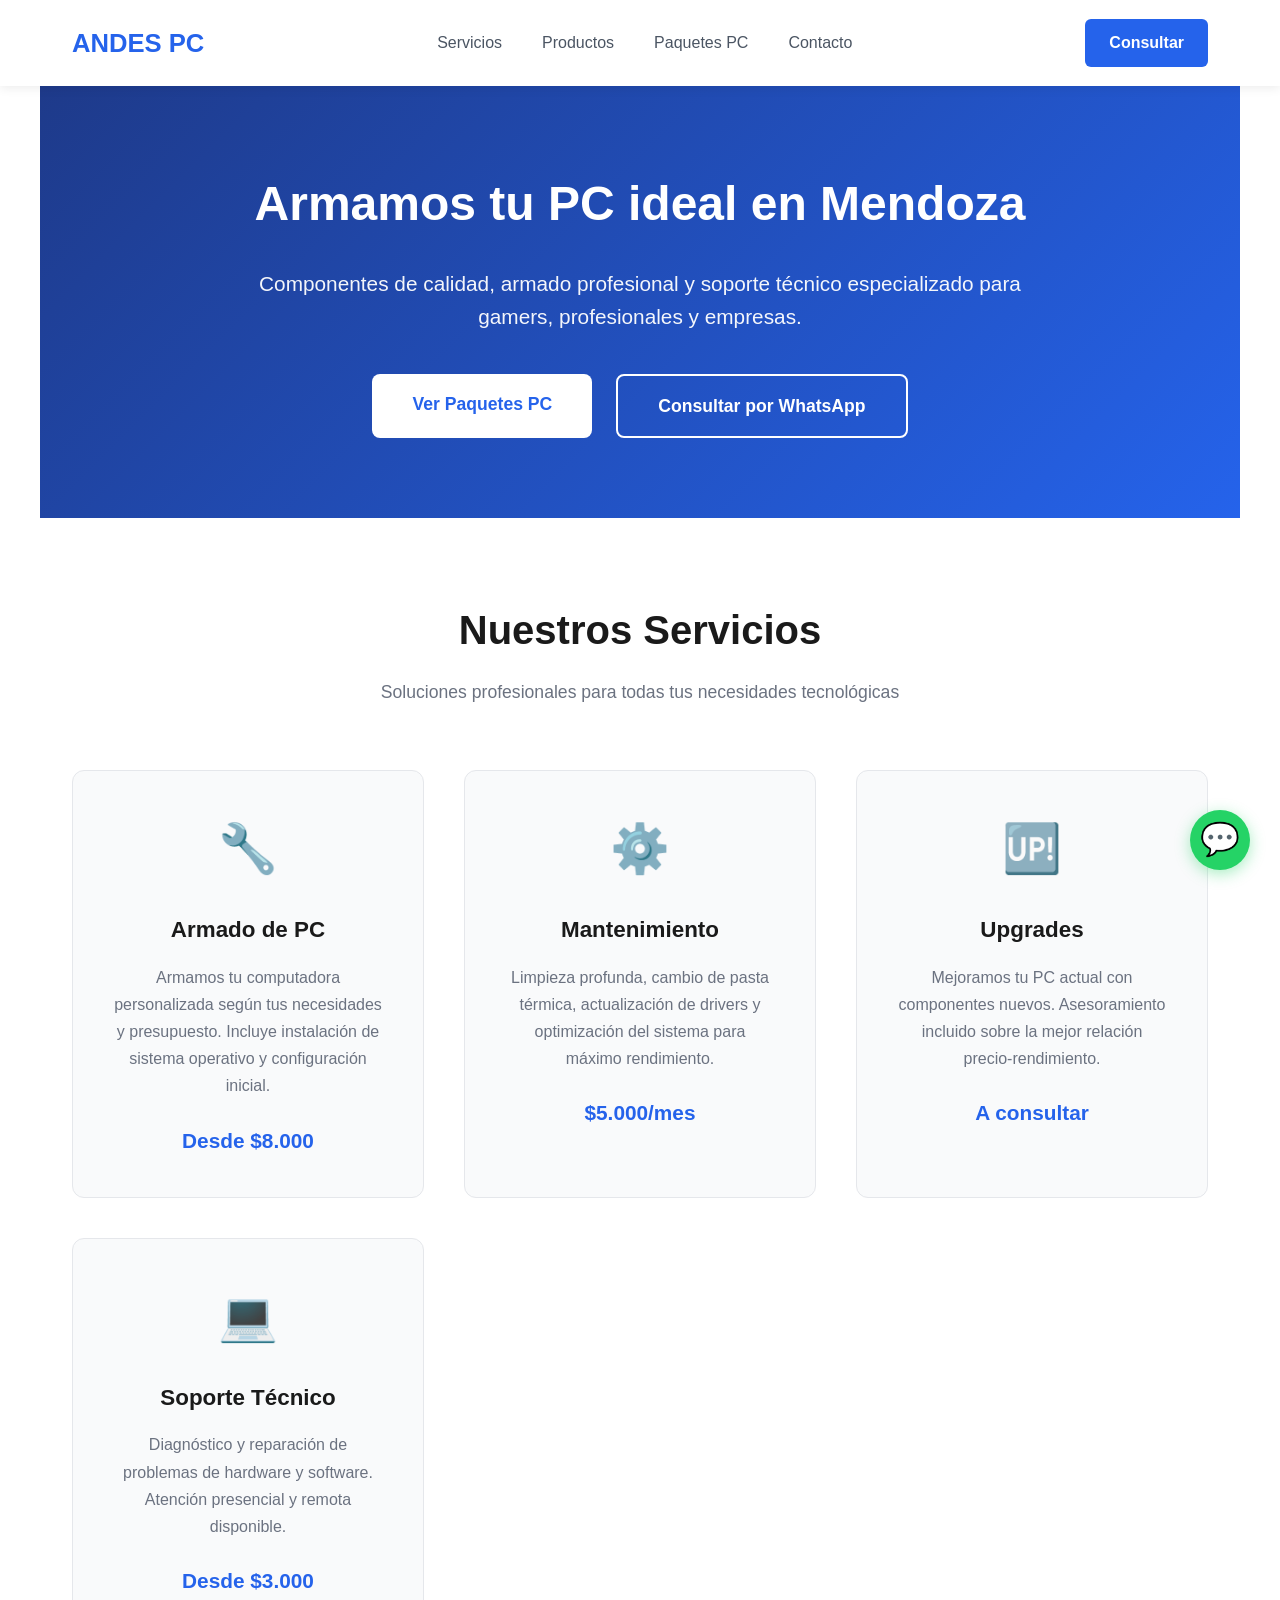
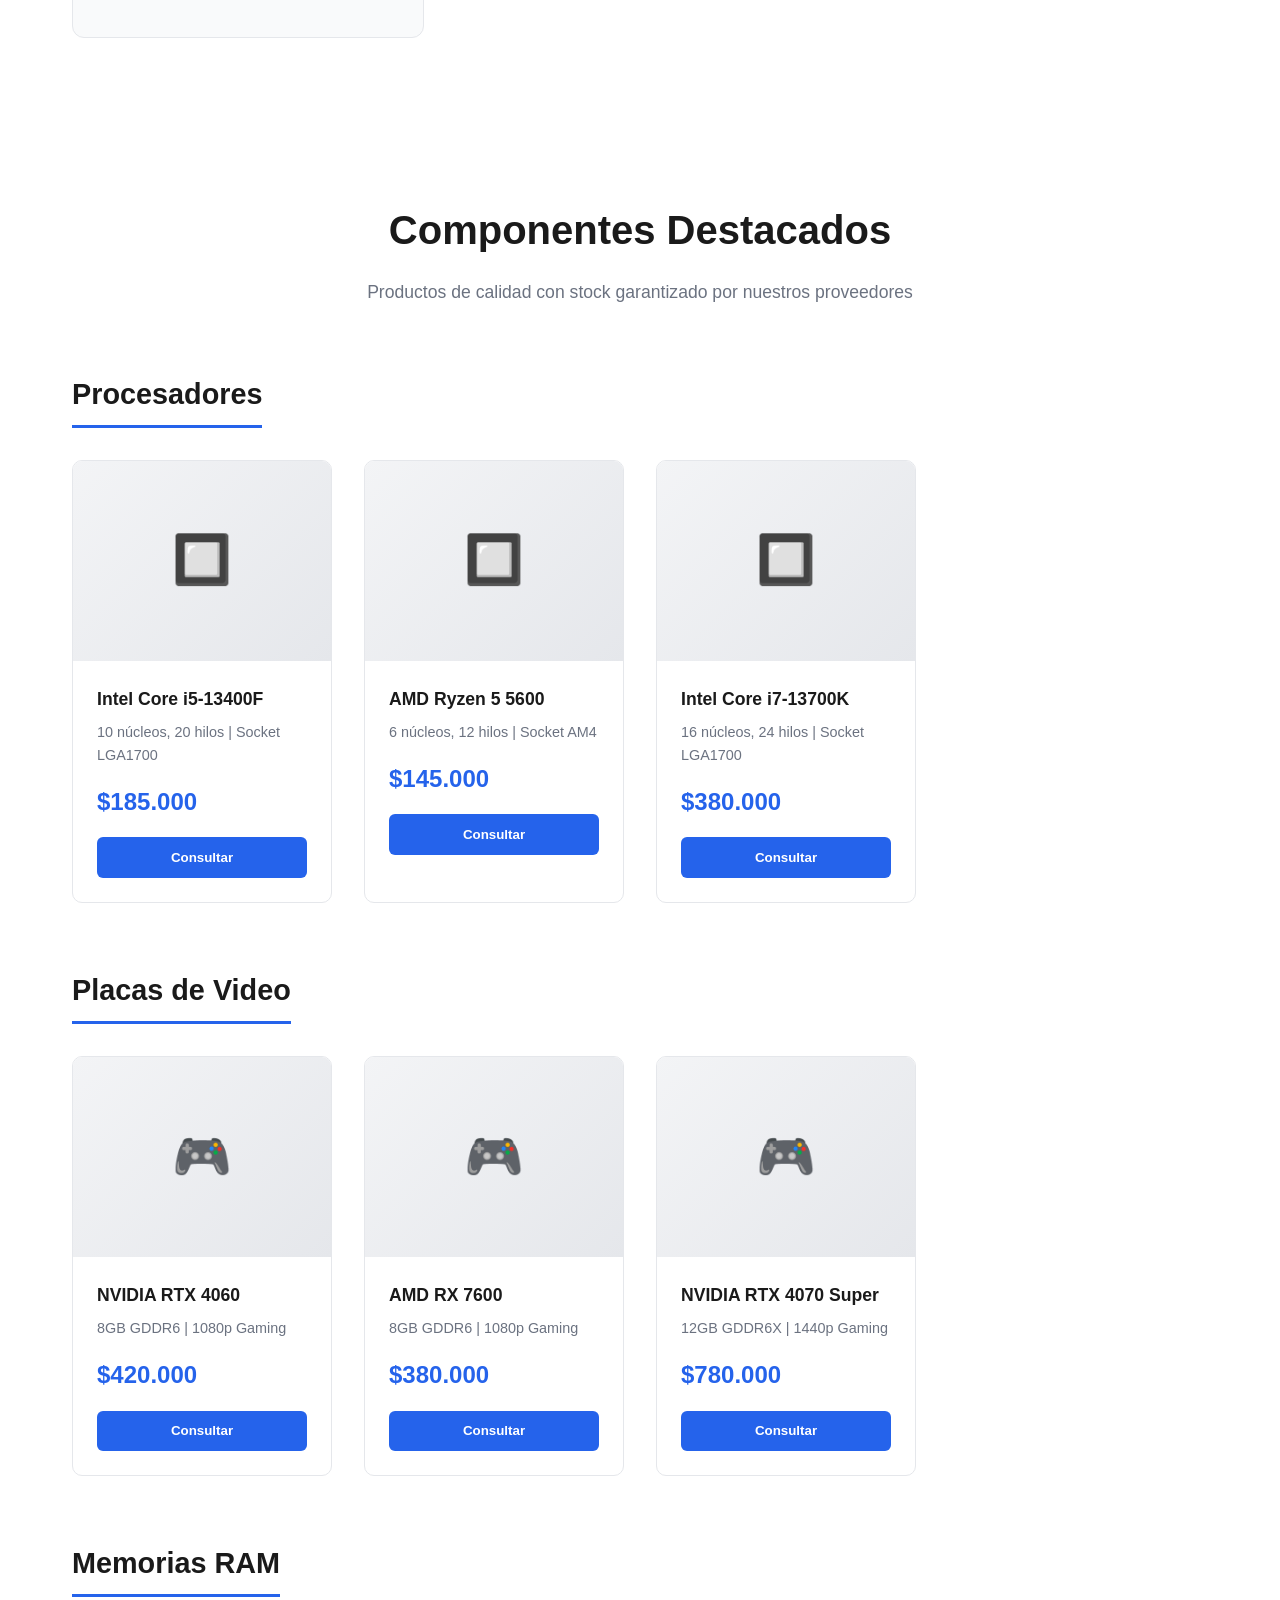
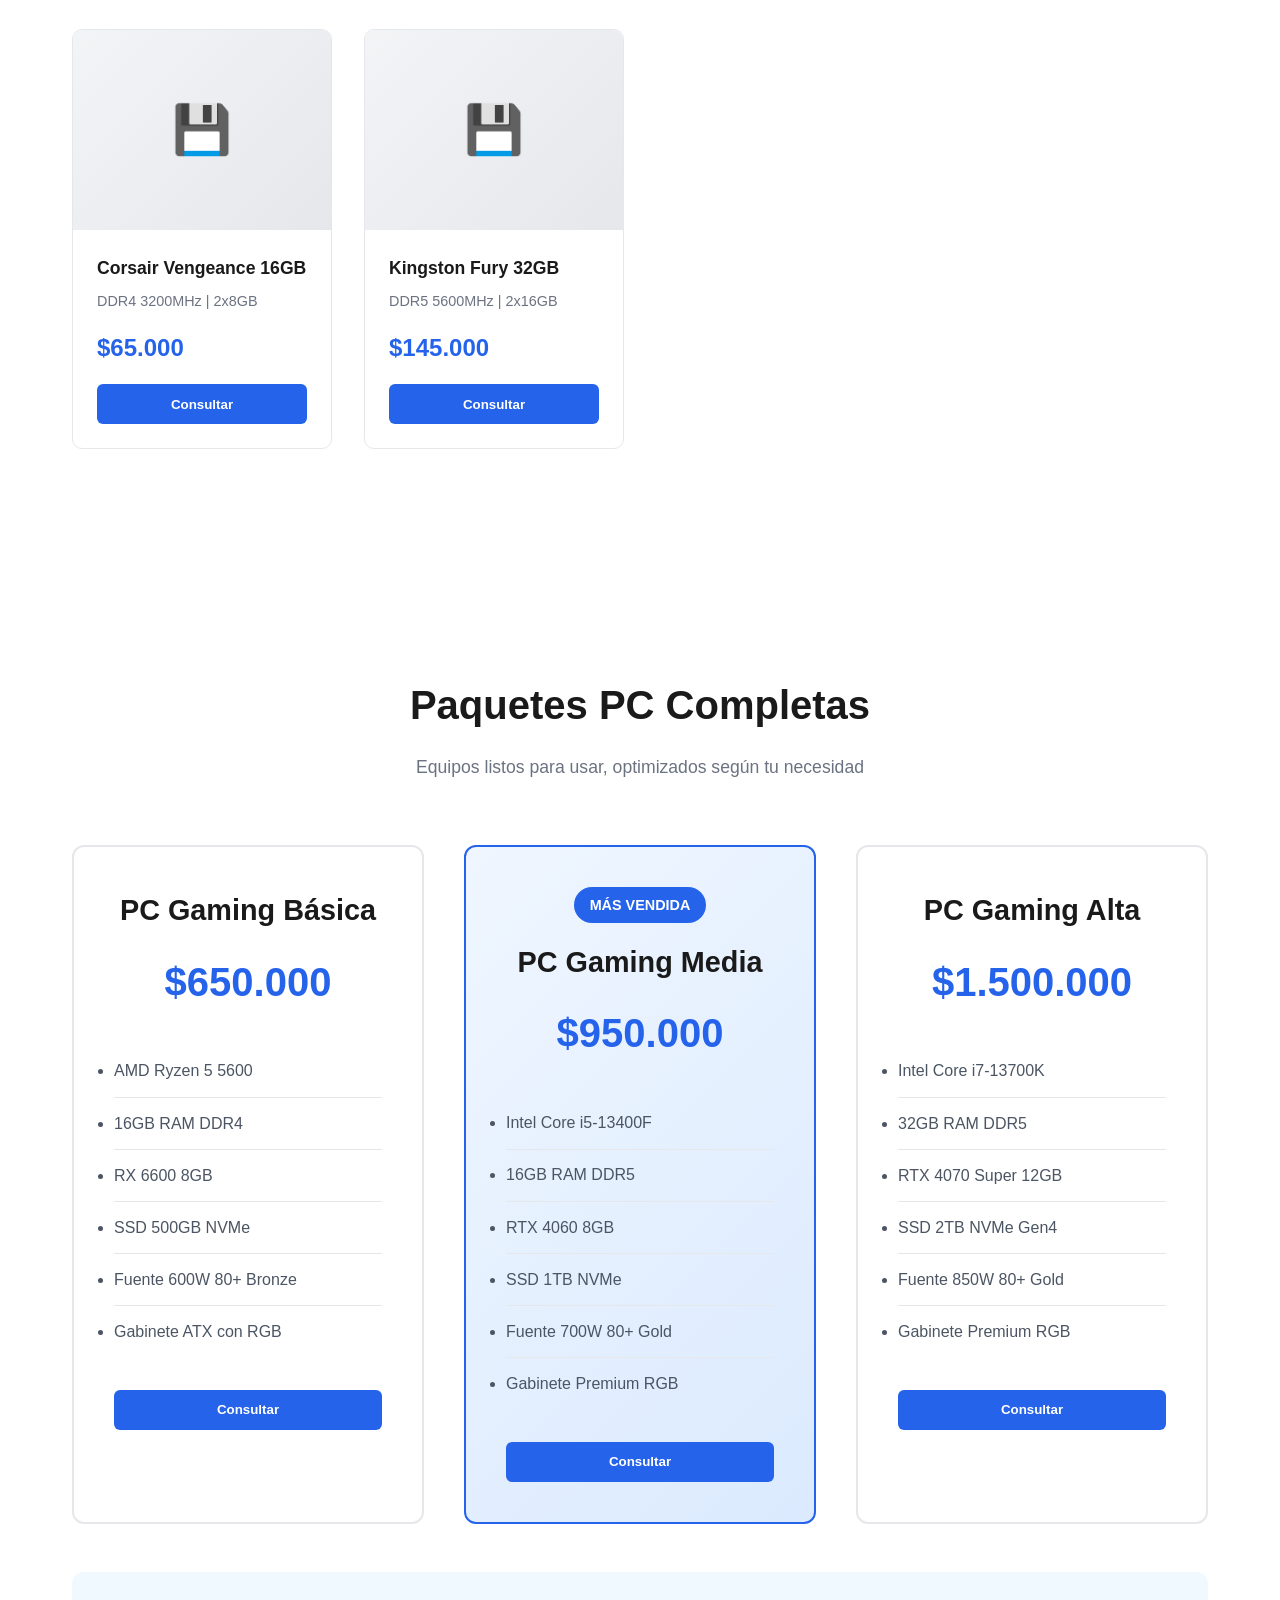
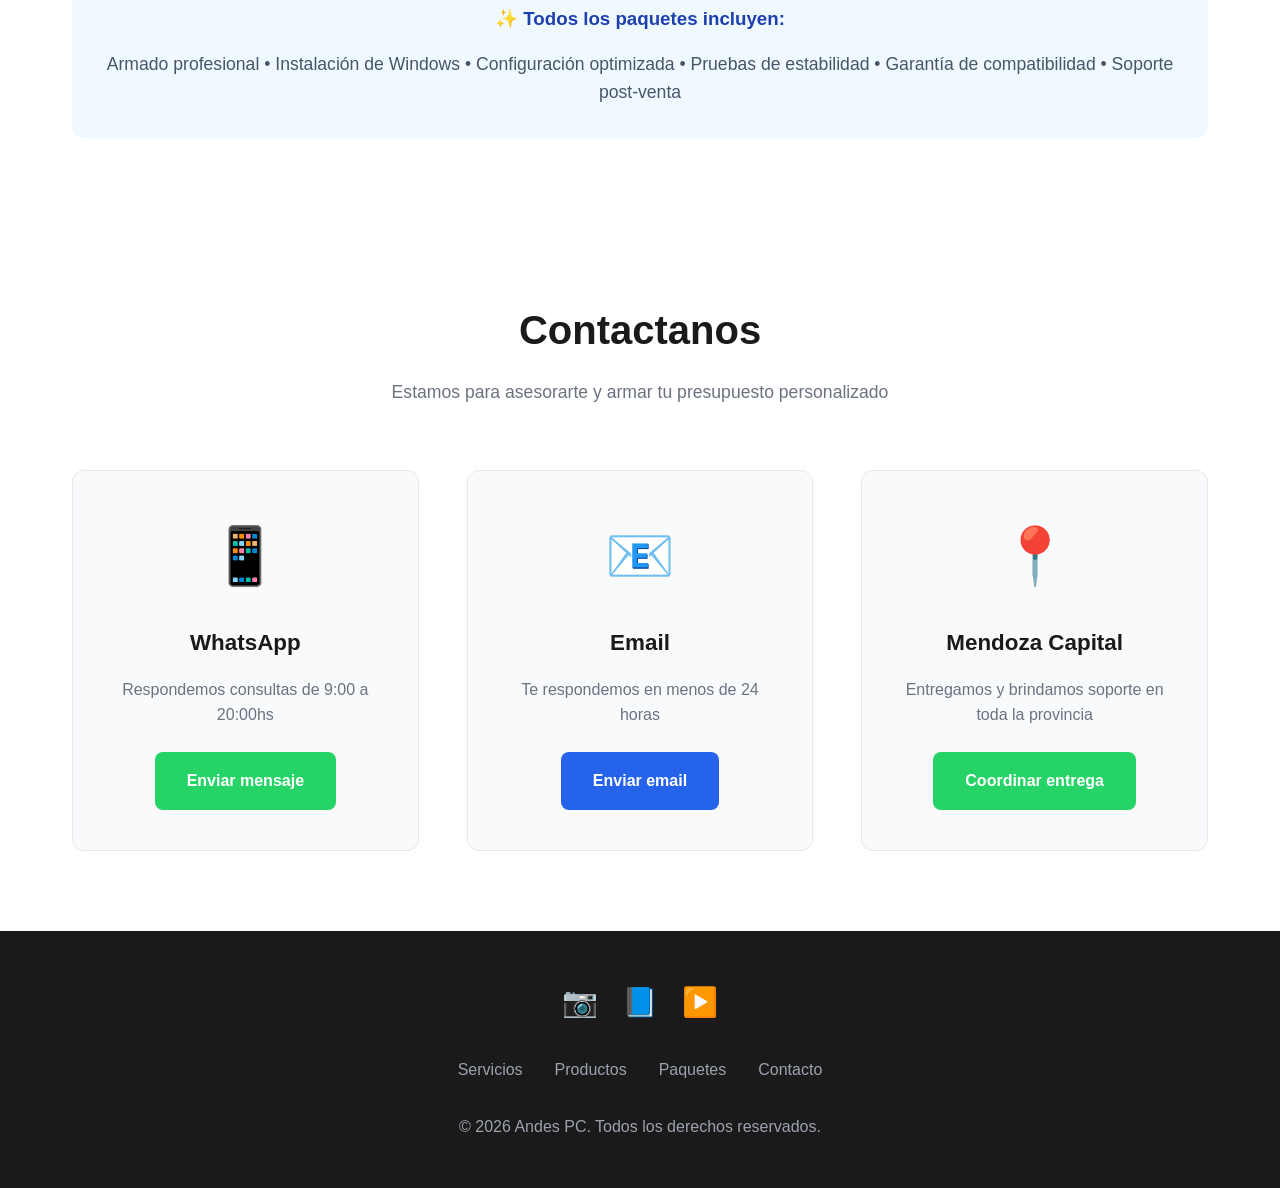
<file: index.html>
<!DOCTYPE html>
<html lang="es">
<head>
    <meta charset="UTF-8">
    <meta name="viewport" content="width=device-width, initial-scale=1.0">
    <title>Andes PC | Componentes y Armado de PC en Mendoza</title>
    <link rel="stylesheet" href="styles.css">
</head>
<body>
    <!-- Header -->
    <header>
        <nav>
            <a href="#" class="logo">ANDES PC</a>
            <ul class="nav-links">
                <li><a href="#servicios">Servicios</a></li>
                <li><a href="#productos">Productos</a></li>
                <li><a href="#paquetes">Paquetes PC</a></li>
                <li><a href="#contacto">Contacto</a></li>
            </ul>
            <a href="https://wa.me/5492615551234" class="cta-button">Consultar</a>
        </nav>
    </header>

    <!-- Hero -->
    <section class="hero">
        <div class="hero-content">
            <h1>Armamos tu PC ideal en Mendoza</h1>
            <p>Componentes de calidad, armado profesional y soporte técnico especializado para gamers, profesionales y empresas.</p>
            <div class="hero-buttons">
                <a href="#paquetes" class="btn-primary">Ver Paquetes PC</a>
                <a href="https://wa.me/5492615551234" class="btn-secondary">Consultar por WhatsApp</a>
            </div>
        </div>
    </section>

    <!-- Services -->
    <section id="servicios">
        <h2 class="section-title">Nuestros Servicios</h2>
        <p class="section-subtitle">Soluciones profesionales para todas tus necesidades tecnológicas</p>
        
        <div class="services-grid">
            <div class="service-card">
                <div class="service-icon">🔧</div>
                <h3>Armado de PC</h3>
                <p>Armamos tu computadora personalizada según tus necesidades y presupuesto. Incluye instalación de sistema operativo y configuración inicial.</p>
                <div class="service-price">Desde $8.000</div>
            </div>
            
            <div class="service-card">
                <div class="service-icon">⚙️</div>
                <h3>Mantenimiento</h3>
                <p>Limpieza profunda, cambio de pasta térmica, actualización de drivers y optimización del sistema para máximo rendimiento.</p>
                <div class="service-price">$5.000/mes</div>
            </div>
            
            <div class="service-card">
                <div class="service-icon">🆙</div>
                <h3>Upgrades</h3>
                <p>Mejoramos tu PC actual con componentes nuevos. Asesoramiento incluido sobre la mejor relación precio-rendimiento.</p>
                <div class="service-price">A consultar</div>
            </div>
            
            <div class="service-card">
                <div class="service-icon">💻</div>
                <h3>Soporte Técnico</h3>
                <p>Diagnóstico y reparación de problemas de hardware y software. Atención presencial y remota disponible.</p>
                <div class="service-price">Desde $3.000</div>
            </div>
        </div>
    </section>

    <!-- Featured Products -->
    <section id="productos">
        <h2 class="section-title">Componentes Destacados</h2>
        <p class="section-subtitle">Productos de calidad con stock garantizado por nuestros proveedores</p>
        
        <div class="products-category">
            <h3 class="category-title">Procesadores</h3>
            <div class="products-grid">
                <div class="product-card">
                    <div class="product-image">🔲</div>
                    <div class="product-info">
                        <div class="product-name">Intel Core i5-13400F</div>
                        <div class="product-specs">10 núcleos, 20 hilos | Socket LGA1700</div>
                        <div class="product-price">$185.000</div>
                        <button class="product-contact" onclick="contactWhatsApp('Intel Core i5-13400F')">Consultar</button>
                    </div>
                </div>
                
                <div class="product-card">
                    <div class="product-image">🔲</div>
                    <div class="product-info">
                        <div class="product-name">AMD Ryzen 5 5600</div>
                        <div class="product-specs">6 núcleos, 12 hilos | Socket AM4</div>
                        <div class="product-price">$145.000</div>
                        <button class="product-contact" onclick="contactWhatsApp('AMD Ryzen 5 5600')">Consultar</button>
                    </div>
                </div>
                
                <div class="product-card">
                    <div class="product-image">🔲</div>
                    <div class="product-info">
                        <div class="product-name">Intel Core i7-13700K</div>
                        <div class="product-specs">16 núcleos, 24 hilos | Socket LGA1700</div>
                        <div class="product-price">$380.000</div>
                        <button class="product-contact" onclick="contactWhatsApp('Intel Core i7-13700K')">Consultar</button>
                    </div>
                </div>
            </div>
        </div>
        
        <div class="products-category">
            <h3 class="category-title">Placas de Video</h3>
            <div class="products-grid">
                <div class="product-card">
                    <div class="product-image">🎮</div>
                    <div class="product-info">
                        <div class="product-name">NVIDIA RTX 4060</div>
                        <div class="product-specs">8GB GDDR6 | 1080p Gaming</div>
                        <div class="product-price">$420.000</div>
                        <button class="product-contact" onclick="contactWhatsApp('NVIDIA RTX 4060')">Consultar</button>
                    </div>
                </div>
                
                <div class="product-card">
                    <div class="product-image">🎮</div>
                    <div class="product-info">
                        <div class="product-name">AMD RX 7600</div>
                        <div class="product-specs">8GB GDDR6 | 1080p Gaming</div>
                        <div class="product-price">$380.000</div>
                        <button class="product-contact" onclick="contactWhatsApp('AMD RX 7600')">Consultar</button>
                    </div>
                </div>
                
                <div class="product-card">
                    <div class="product-image">🎮</div>
                    <div class="product-info">
                        <div class="product-name">NVIDIA RTX 4070 Super</div>
                        <div class="product-specs">12GB GDDR6X | 1440p Gaming</div>
                        <div class="product-price">$780.000</div>
                        <button class="product-contact" onclick="contactWhatsApp('NVIDIA RTX 4070 Super')">Consultar</button>
                    </div>
                </div>
            </div>
        </div>
        
        <div class="products-category">
            <h3 class="category-title">Memorias RAM</h3>
            <div class="products-grid">
                <div class="product-card">
                    <div class="product-image">💾</div>
                    <div class="product-info">
                        <div class="product-name">Corsair Vengeance 16GB</div>
                        <div class="product-specs">DDR4 3200MHz | 2x8GB</div>
                        <div class="product-price">$65.000</div>
                        <button class="product-contact" onclick="contactWhatsApp('Corsair Vengeance 16GB')">Consultar</button>
                    </div>
                </div>
                
                <div class="product-card">
                    <div class="product-image">💾</div>
                    <div class="product-info">
                        <div class="product-name">Kingston Fury 32GB</div>
                        <div class="product-specs">DDR5 5600MHz | 2x16GB</div>
                        <div class="product-price">$145.000</div>
                        <button class="product-contact" onclick="contactWhatsApp('Kingston Fury 32GB')">Consultar</button>
                    </div>
                </div>
            </div>
        </div>
    </section>

    <!-- PC Packages -->
    <section id="paquetes">
        <h2 class="section-title">Paquetes PC Completas</h2>
        <p class="section-subtitle">Equipos listos para usar, optimizados según tu necesidad</p>
        
        <div class="packages-grid">
            <div class="package-card">
                <h3 class="package-name">PC Gaming Básica</h3>
                <div class="package-price">$650.000</div>
                <ul class="package-specs">
                    <li>AMD Ryzen 5 5600</li>
                    <li>16GB RAM DDR4</li>
                    <li>RX 6600 8GB</li>
                    <li>SSD 500GB NVMe</li>
                    <li>Fuente 600W 80+ Bronze</li>
                    <li>Gabinete ATX con RGB</li>
                </ul>
                <button class="product-contact" onclick="contactWhatsApp('PC Gaming Básica')">Consultar</button>
            </div>
            
            <div class="package-card featured">
                <div class="package-tag">MÁS VENDIDA</div>
                <h3 class="package-name">PC Gaming Media</h3>
                <div class="package-price">$950.000</div>
                <ul class="package-specs">
                    <li>Intel Core i5-13400F</li>
                    <li>16GB RAM DDR5</li>
                    <li>RTX 4060 8GB</li>
                    <li>SSD 1TB NVMe</li>
                    <li>Fuente 700W 80+ Gold</li>
                    <li>Gabinete Premium RGB</li>
                </ul>
                <button class="product-contact" onclick="contactWhatsApp('PC Gaming Media')">Consultar</button>
            </div>
            
            <div class="package-card">
                <h3 class="package-name">PC Gaming Alta</h3>
                <div class="package-price">$1.500.000</div>
                <ul class="package-specs">
                    <li>Intel Core i7-13700K</li>
                    <li>32GB RAM DDR5</li>
                    <li>RTX 4070 Super 12GB</li>
                    <li>SSD 2TB NVMe Gen4</li>
                    <li>Fuente 850W 80+ Gold</li>
                    <li>Gabinete Premium RGB</li>
                </ul>
                <button class="product-contact" onclick="contactWhatsApp('PC Gaming Alta')">Consultar</button>
            </div>
        </div>
        
        <div style="text-align: center; margin-top: 3rem; padding: 2rem; background: #f0f9ff; border-radius: 12px;">
            <h3 style="color: #1e40af; margin-bottom: 1rem;">✨ Todos los paquetes incluyen:</h3>
            <p style="color: #475569; font-size: 1.1rem;">Armado profesional • Instalación de Windows • Configuración optimizada • Pruebas de estabilidad • Garantía de compatibilidad • Soporte post-venta</p>
        </div>
    </section>

    <!-- Contact -->
    <section id="contacto">
        <h2 class="section-title">Contactanos</h2>
        <p class="section-subtitle">Estamos para asesorarte y armar tu presupuesto personalizado</p>
        
        <div class="contact-grid">
            <div class="contact-method">
                <div class="contact-icon">📱</div>
                <h3>WhatsApp</h3>
                <p>Respondemos consultas de 9:00 a 20:00hs</p>
                <a href="https://wa.me/5492615551234?text=Hola,%20quiero%20consultar%20sobre..." class="contact-link">Enviar mensaje</a>
            </div>
            
            <div class="contact-method">
                <div class="contact-icon">📧</div>
                <h3>Email</h3>
                <p>Te respondemos en menos de 24 horas</p>
                <a href="mailto:contacto@andespc.com" class="contact-link" style="background: #2563eb;">Enviar email</a>
            </div>
            
            <div class="contact-method">
                <div class="contact-icon">📍</div>
                <h3>Mendoza Capital</h3>
                <p>Entregamos y brindamos soporte en toda la provincia</p>
                <a href="https://wa.me/5492615551234" class="contact-link">Coordinar entrega</a>
            </div>
        </div>
    </section>

    <!-- Footer -->
    <footer>
        <div class="footer-content">
            <div class="social-links">
                <a href="#">📷</a>
                <a href="#">📘</a>
                <a href="#">▶️</a>
            </div>
            <div class="footer-links">
                <a href="#servicios">Servicios</a>
                <a href="#productos">Productos</a>
                <a href="#paquetes">Paquetes</a>
                <a href="#contacto">Contacto</a>
            </div>
            <p style="color: #9ca3af; margin-top: 2rem;">&copy; 2026 Andes PC. Todos los derechos reservados.</p>
        </div>
    </footer>

    <!-- WhatsApp Float Button -->
    <a href="https://wa.me/5492615551234?text=Hola,%20quiero%20consultar%20sobre..." class="whatsapp-float">💬</a>

    <script src="script.js"></script>
</body>
</html>
</file>
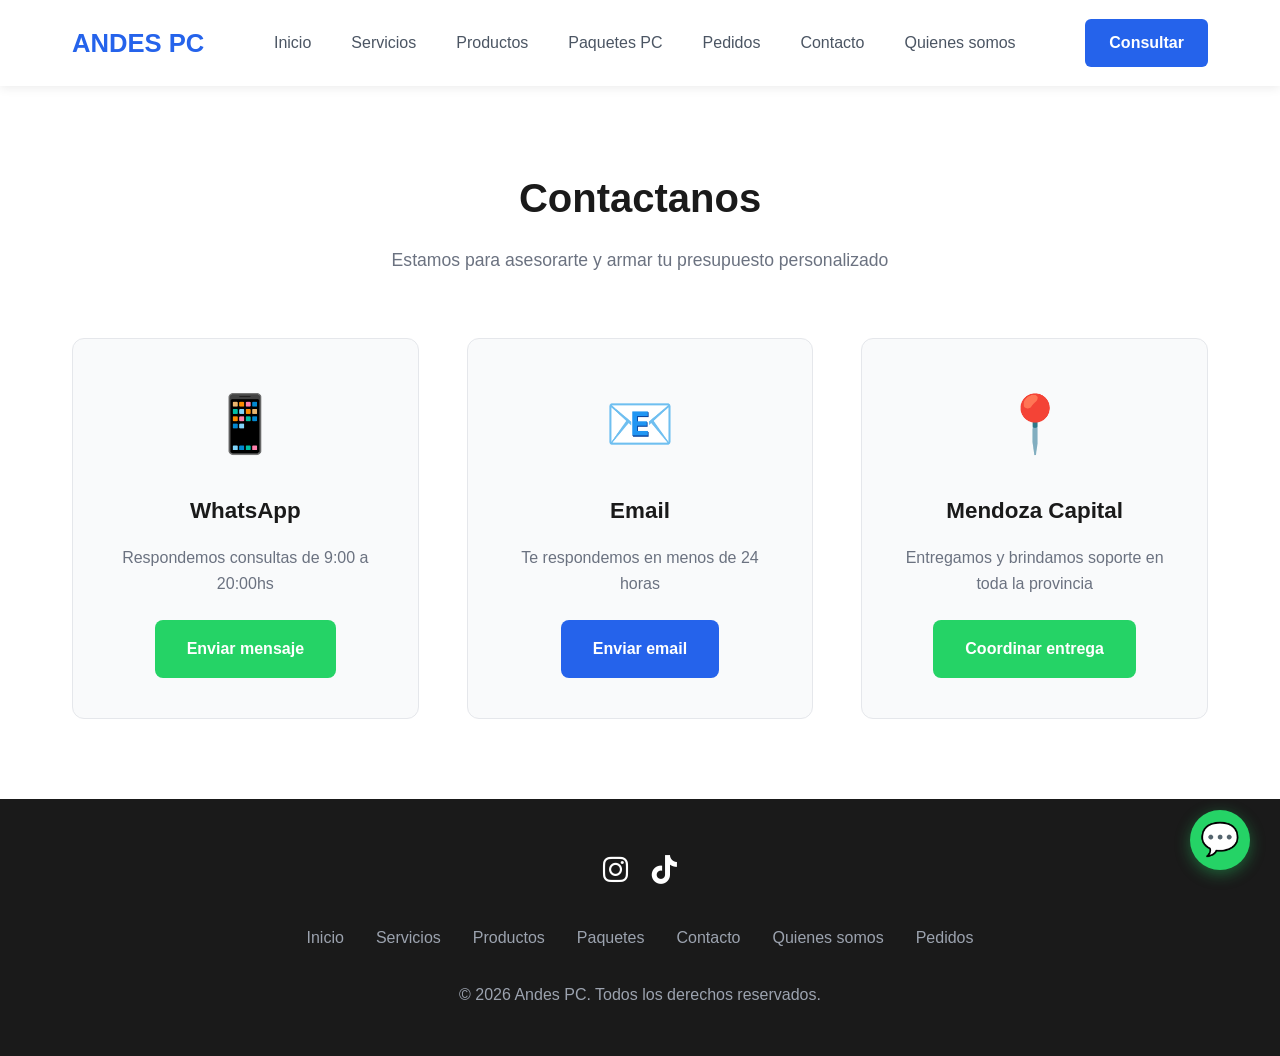
<file: contacto.html>
<!DOCTYPE html>
<html lang="es">
<head>
    <meta charset="UTF-8">
    <meta name="viewport" content="width=device-width, initial-scale=1.0">
    <title>Contacto | Andes PC</title>
    <link rel="stylesheet" href="https://cdnjs.cloudflare.com/ajax/libs/font-awesome/6.5.1/css/all.min.css">
    <link rel="stylesheet" href="styles.css">
</head>
<body>
    <!-- Header -->
    <header>
        <nav>
            <a href="index.html" class="logo">ANDES PC</a>
            <ul class="nav-links">
                <li><a href="index.html">Inicio</a></li>
                <li><a href="servicios.html">Servicios</a></li>
                <li><a href="productos.html">Productos</a></li>
                <li><a href="paquetes.html">Paquetes PC</a></li>
                <li><a href="pedidos.html">Pedidos</a></li>
                <li><a href="contacto.html">Contacto</a></li>
                <li><a href="somo.html">Quienes somos</a></li>
            </ul>
            <a href="https://wa.me/5492612773162" class="cta-button">Consultar</a>
        </nav>
    </header>

    <!-- Contact -->
    <section id="contacto">
        <h2 class="section-title">Contactanos</h2>
        <p class="section-subtitle">Estamos para asesorarte y armar tu presupuesto personalizado</p>
        
        <div class="contact-grid">
            <div class="contact-method">
                <div class="contact-icon">📱</div>
                <h3>WhatsApp</h3>
                <p>Respondemos consultas de 9:00 a 20:00hs</p>
                <a href="https://wa.me/5492612773162?text=Hola,%20quiero%20consultar%20sobre..." class="contact-link">Enviar mensaje</a>
            </div>
            
            <div class="contact-method">
                <div class="contact-icon">📧</div>
                <h3>Email</h3>
                <p>Te respondemos en menos de 24 horas</p>
                <a href="mailto:contacto@andespc.com" class="contact-link" style="background: #2563eb;">Enviar email</a>
            </div>
            
            <div class="contact-method">
                <div class="contact-icon">📍</div>
                <h3>Mendoza Capital</h3>
                <p>Entregamos y brindamos soporte en toda la provincia</p>
                <a href="https://wa.me/5492612773162" class="contact-link">Coordinar entrega</a>
            </div>
        </div>
    </section>

    <!-- Footer -->
    <footer>
        <div class="footer-content">
            <div class="social-links">
                <a href="https://instagram.com/tunombre" target="_blank" title="Instagram">
                    <i class="fa-brands fa-instagram"></i>
                </a>
                <a href="https://tiktok.com/@tunombre" target="_blank" title="TikTok">
                    <i class="fa-brands fa-tiktok"></i>
                </a>
            </div>
            <div class="footer-links">
                <a href="index.html">Inicio</a>
                <a href="servicios.html">Servicios</a>
                <a href="productos.html">Productos</a>
                <a href="paquetes.html">Paquetes</a>
                <a href="contacto.html">Contacto</a>
                <a href="somo.html">Quienes somos</a>
                <a href="pedidos.html">Pedidos</a>
            </div>
            <p style="color: #9ca3af; margin-top: 2rem;">&copy; 2026 Andes PC. Todos los derechos reservados.</p>
        </div>
    </footer>

    <!-- WhatsApp Float Button -->
    <a href="https://wa.me/5492612773162?text=Hola,%20quiero%20consultar%20sobre..." class="whatsapp-float">💬</a>

    <script src="script.js"></script>
</body>
</html>
</file>
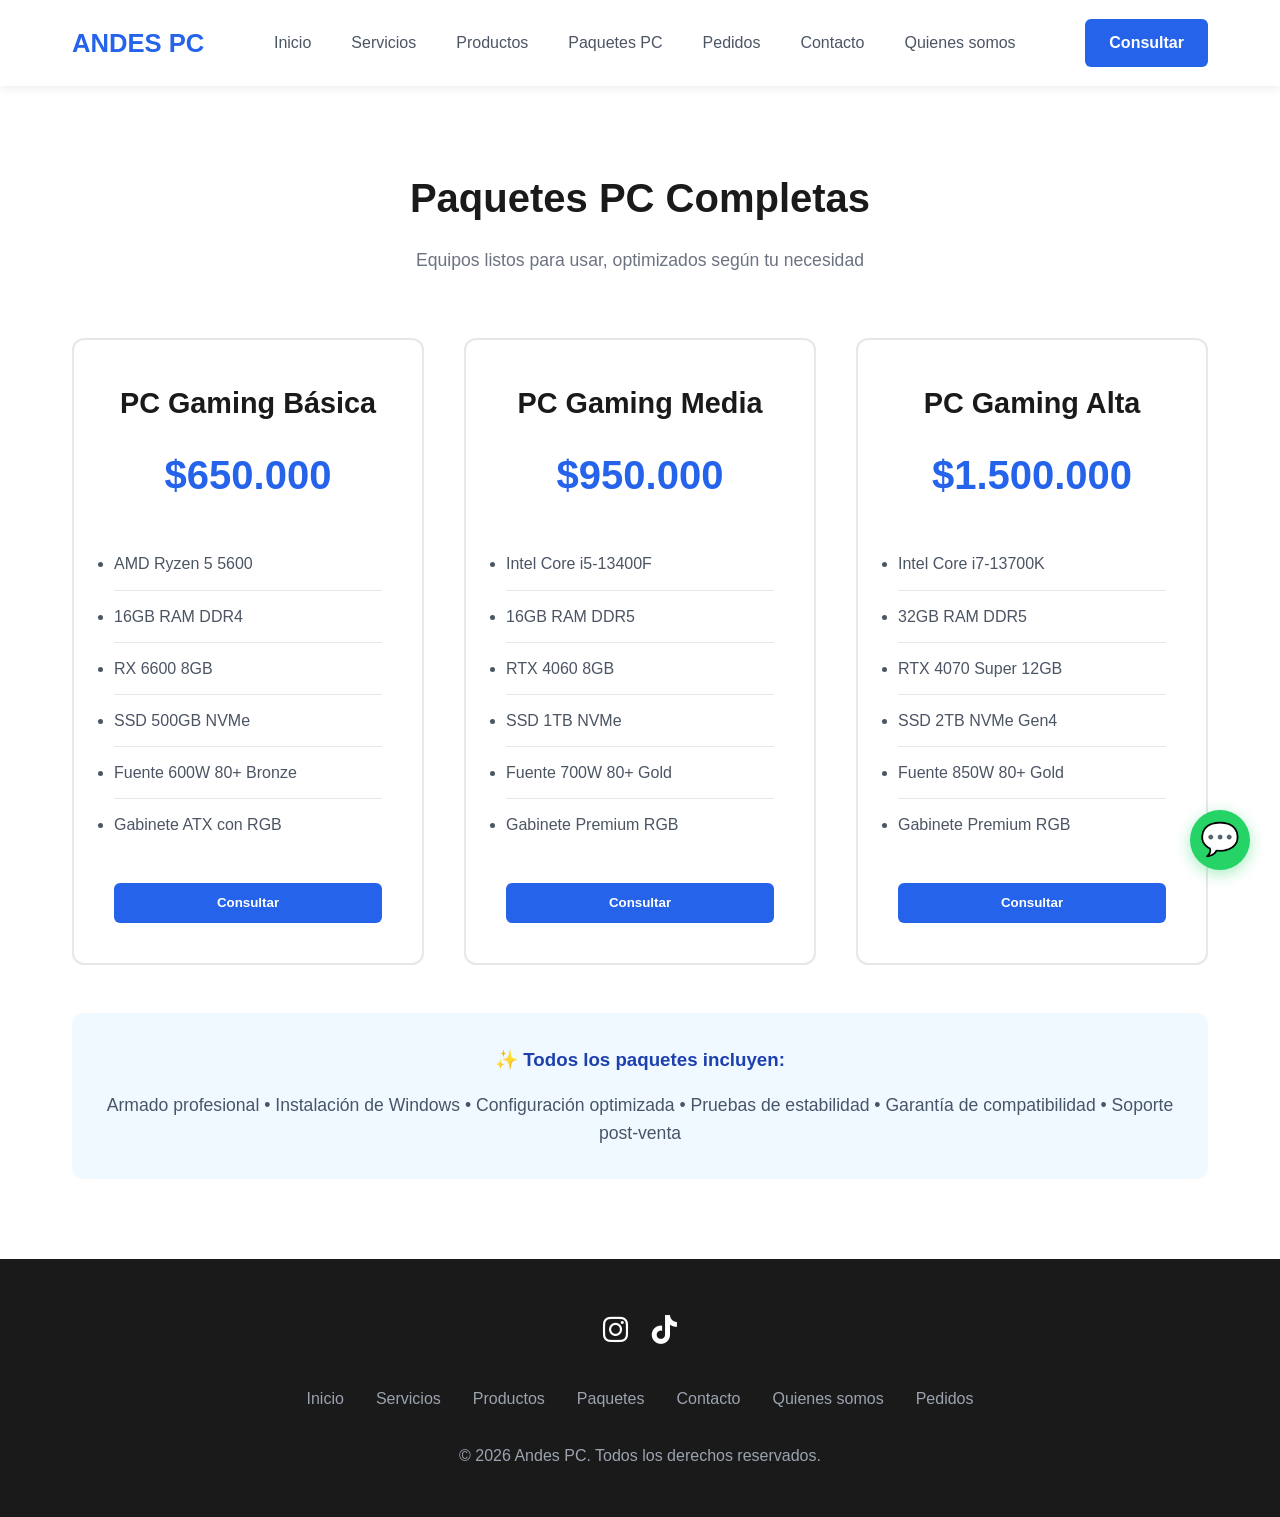
<file: paquetes.html>
<!DOCTYPE html>
<html lang="es">
<head>
    <meta charset="UTF-8">
    <meta name="viewport" content="width=device-width, initial-scale=1.0">
    <title>Paquetes PC | Andes PC</title>
    <link rel="stylesheet" href="https://cdnjs.cloudflare.com/ajax/libs/font-awesome/6.5.1/css/all.min.css">
    <link rel="stylesheet" href="styles.css">
</head>
<body>
    <!-- Header -->
    <header>
        <nav>
            <a href="index.html" class="logo">ANDES PC</a>
            <ul class="nav-links">
                <li><a href="index.html">Inicio</a></li>
                <li><a href="servicios.html">Servicios</a></li>
                <li><a href="productos.html">Productos</a></li>
                <li><a href="paquetes.html">Paquetes PC</a></li>
                <li><a href="pedidos.html">Pedidos</a></li>
                <li><a href="contacto.html">Contacto</a></li>
                <li><a href="somo.html">Quienes somos</a></li>
            </ul>
            <a href="https://wa.me/5492612773162" class="cta-button">Consultar</a>
        </nav>
    </header>

    <!-- PC Packages -->
    <section id="paquetes">
        <h2 class="section-title">Paquetes PC Completas</h2>
        <p class="section-subtitle">Equipos listos para usar, optimizados según tu necesidad</p>
        
        <div class="packages-grid">
            <div class="package-card">
                <h3 class="package-name">PC Gaming Básica</h3>
                <div class="package-price">$650.000</div>
                <ul class="package-specs">
                    <li>AMD Ryzen 5 5600</li>
                    <li>16GB RAM DDR4</li>
                    <li>RX 6600 8GB</li>
                    <li>SSD 500GB NVMe</li>
                    <li>Fuente 600W 80+ Bronze</li>
                    <li>Gabinete ATX con RGB</li>
                </ul>
                <button class="product-contact" onclick="contactWhatsApp('PC Gaming Básica')">Consultar</button>
            </div>
            
            <div class="package-card">
                <h3 class="package-name">PC Gaming Media</h3>
                <div class="package-price">$950.000</div>
                <ul class="package-specs">
                    <li>Intel Core i5-13400F</li>
                    <li>16GB RAM DDR5</li>
                    <li>RTX 4060 8GB</li>
                    <li>SSD 1TB NVMe</li>
                    <li>Fuente 700W 80+ Gold</li>
                    <li>Gabinete Premium RGB</li>
                </ul>
                <button class="product-contact" onclick="contactWhatsApp('PC Gaming Media')">Consultar</button>
            </div>
            
            <div class="package-card">
                <h3 class="package-name">PC Gaming Alta</h3>
                <div class="package-price">$1.500.000</div>
                <ul class="package-specs">
                    <li>Intel Core i7-13700K</li>
                    <li>32GB RAM DDR5</li>
                    <li>RTX 4070 Super 12GB</li>
                    <li>SSD 2TB NVMe Gen4</li>
                    <li>Fuente 850W 80+ Gold</li>
                    <li>Gabinete Premium RGB</li>
                </ul>
                <button class="product-contact" onclick="contactWhatsApp('PC Gaming Alta')">Consultar</button>
            </div>
        </div>
        
        <div style="text-align: center; margin-top: 3rem; padding: 2rem; background: #f0f9ff; border-radius: 12px;">
            <h3 style="color: #1e40af; margin-bottom: 1rem;">✨ Todos los paquetes incluyen:</h3>
            <p style="color: #475569; font-size: 1.1rem;">Armado profesional • Instalación de Windows • Configuración optimizada • Pruebas de estabilidad • Garantía de compatibilidad • Soporte post-venta</p>
        </div>
    </section>

    <!-- Footer -->
    <footer>
        <div class="footer-content">
            <div class="social-links">
                <a href="https://instagram.com/tunombre" target="_blank" title="Instagram">
                    <i class="fa-brands fa-instagram"></i>
                </a>
                <a href="https://tiktok.com/@tunombre" target="_blank" title="TikTok">
                    <i class="fa-brands fa-tiktok"></i>
                </a>
            </div>
            <div class="footer-links">
                <a href="index.html">Inicio</a>
                <a href="servicios.html">Servicios</a>
                <a href="productos.html">Productos</a>
                <a href="paquetes.html">Paquetes</a>
                <a href="contacto.html">Contacto</a>
                <a href="somo.html">Quienes somos</a>
                <a href="pedidos.html">Pedidos</a>
            </div>
            <p style="color: #9ca3af; margin-top: 2rem;">&copy; 2026 Andes PC. Todos los derechos reservados.</p>
        </div>
    </footer>

    <!-- WhatsApp Float Button -->
    <a href="https://wa.me/5492612773162?text=Hola,%20quiero%20consultar%20sobre..." class="whatsapp-float">💬</a>

    <script src="script.js"></script>
</body>
</html>
</file>
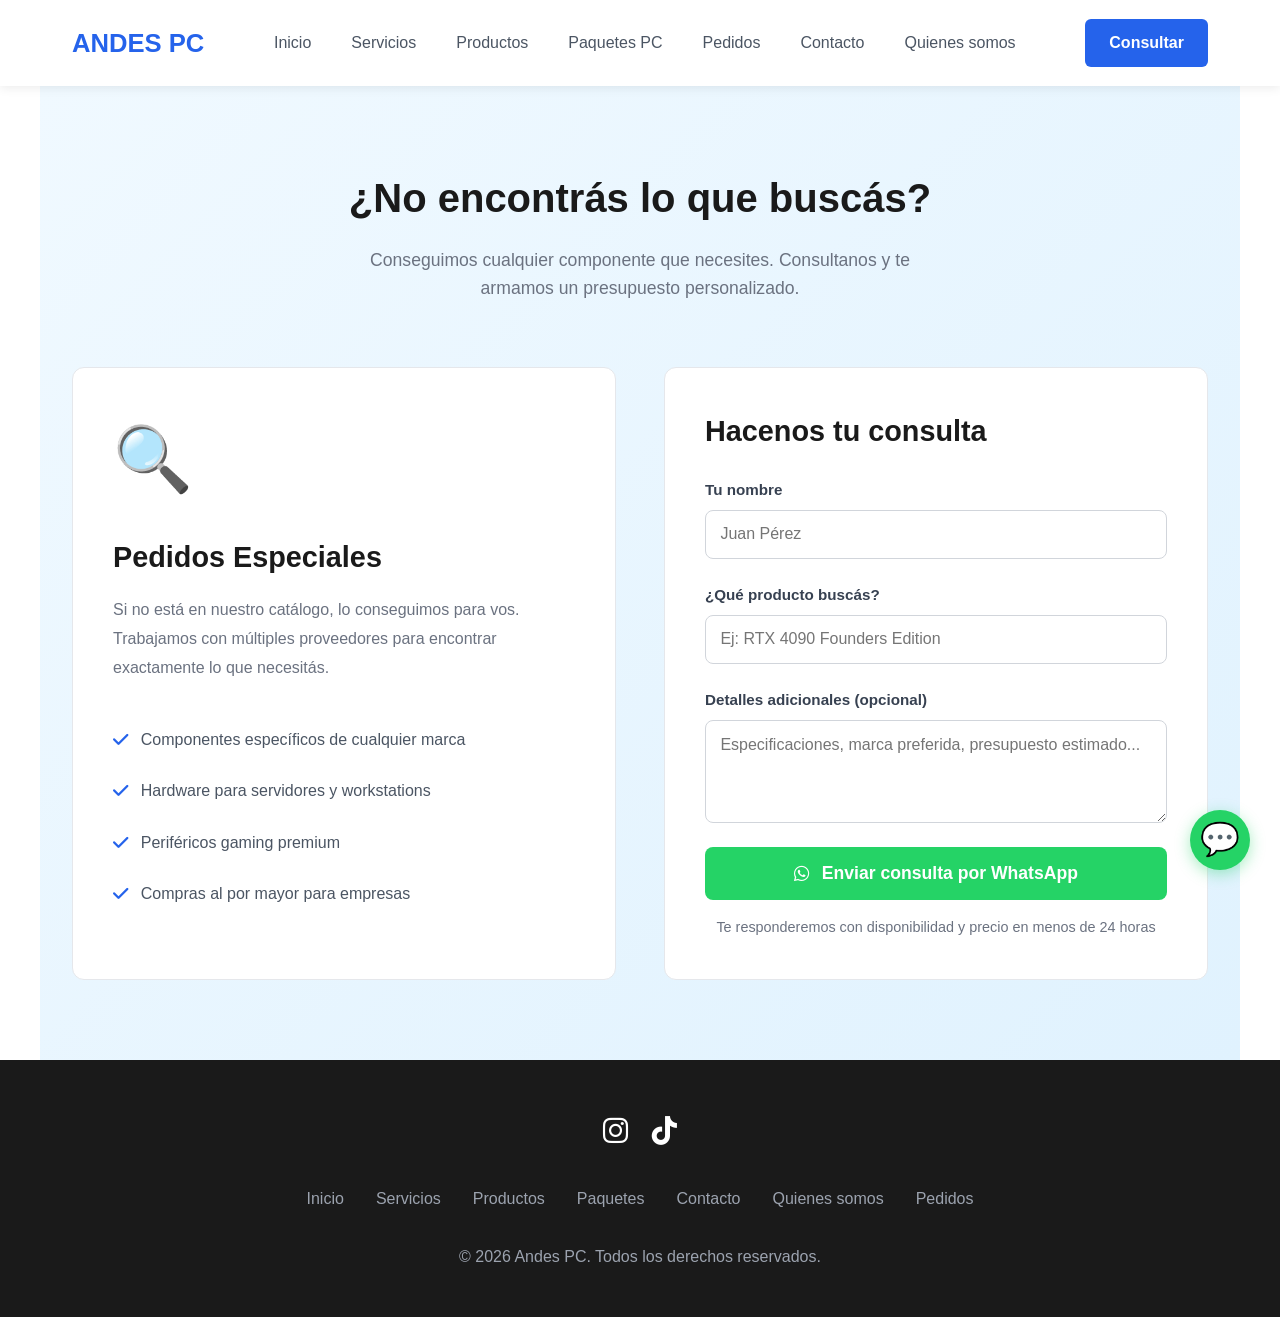
<file: pedidos.html>
<!DOCTYPE html>
<html lang="es">
<head>
    <meta charset="UTF-8">
    <meta name="viewport" content="width=device-width, initial-scale=1.0">
    <title>Pedidos Personalizados | Andes PC</title>
    <link rel="stylesheet" href="https://cdnjs.cloudflare.com/ajax/libs/font-awesome/6.5.1/css/all.min.css">
    <link rel="stylesheet" href="styles.css">
</head>
<body>
    <!-- Header -->
    <header>
        <nav>
            <a href="index.html" class="logo">ANDES PC</a>
            <ul class="nav-links">
                <li><a href="index.html">Inicio</a></li>
                <li><a href="servicios.html">Servicios</a></li>
                <li><a href="productos.html">Productos</a></li>
                <li><a href="paquetes.html">Paquetes PC</a></li>
                <li><a href="pedidos.html">Pedidos</a></li>
                <li><a href="contacto.html">Contacto</a></li>
                <li><a href="somo.html">Quienes somos</a></li>
            </ul>
            <a href="https://wa.me/5492612773162" class="cta-button">Consultar</a>
        </nav>
    </header>

    <!-- Custom Request Section -->
    <section id="pedido-personalizado" style="background: linear-gradient(135deg, #f0f9ff 0%, #e0f2fe 100%);">
        <h2 class="section-title">¿No encontrás lo que buscás?</h2>
        <p class="section-subtitle">Conseguimos cualquier componente que necesites. Consultanos y te armamos un presupuesto personalizado.</p>
        
        <div class="custom-request-container">
            <div class="custom-request-card">
                <div class="custom-icon">🔍</div>
                <h3>Pedidos Especiales</h3>
                <p>Si no está en nuestro catálogo, lo conseguimos para vos. Trabajamos con múltiples proveedores para encontrar exactamente lo que necesitás.</p>
                <ul class="custom-features">
                    <li><i class="fa-solid fa-check"></i> Componentes específicos de cualquier marca</li>
                    <li><i class="fa-solid fa-check"></i> Hardware para servidores y workstations</li>
                    <li><i class="fa-solid fa-check"></i> Periféricos gaming premium</li>
                    <li><i class="fa-solid fa-check"></i> Compras al por mayor para empresas</li>
                </ul>
            </div>
            
            <div class="custom-request-form-card">
                <h3>Hacenos tu consulta</h3>
                <form class="custom-form" onsubmit="handleCustomRequest(event)">
                    <div class="form-group">
                        <label for="nombre">Tu nombre</label>
                        <input type="text" id="nombre" name="nombre" placeholder="Juan Pérez" required>
                    </div>
                    
                    <div class="form-group">
                        <label for="producto">¿Qué producto buscás?</label>
                        <input type="text" id="producto" name="producto" placeholder="Ej: RTX 4090 Founders Edition" required>
                    </div>
                    
                    <div class="form-group">
                        <label for="detalles">Detalles adicionales (opcional)</label>
                        <textarea id="detalles" name="detalles" rows="4" placeholder="Especificaciones, marca preferida, presupuesto estimado..."></textarea>
                    </div>
                    
                    <button type="submit" class="submit-button">
                        <i class="fa-brands fa-whatsapp"></i> Enviar consulta por WhatsApp
                    </button>
                </form>
                
                <p class="form-note">Te responderemos con disponibilidad y precio en menos de 24 horas</p>
            </div>
        </div>
    </section>

    <!-- Footer -->
    <footer>
        <div class="footer-content">
            <div class="social-links">
                <a href="https://instagram.com/tunombre" target="_blank" title="Instagram">
                    <i class="fa-brands fa-instagram"></i>
                </a>
                <a href="https://tiktok.com/@tunombre" target="_blank" title="TikTok">
                    <i class="fa-brands fa-tiktok"></i>
                </a>
            </div>
            <div class="footer-links">
                <a href="index.html">Inicio</a>
                <a href="servicios.html">Servicios</a>
                <a href="productos.html">Productos</a>
                <a href="paquetes.html">Paquetes</a>
                <a href="contacto.html">Contacto</a>
                <a href="somo.html">Quienes somos</a>
                <a href="pedidos.html">Pedidos</a>
            </div>
            <p style="color: #9ca3af; margin-top: 2rem;">&copy; 2026 Andes PC. Todos los derechos reservados.</p>
        </div>
    </footer>

    <!-- WhatsApp Float Button -->
    <a href="https://wa.me/5492612773162?text=Hola,%20quiero%20consultar%20sobre..." class="whatsapp-float">💬</a>

    <script src="script.js"></script>
</body>
</html>
</file>
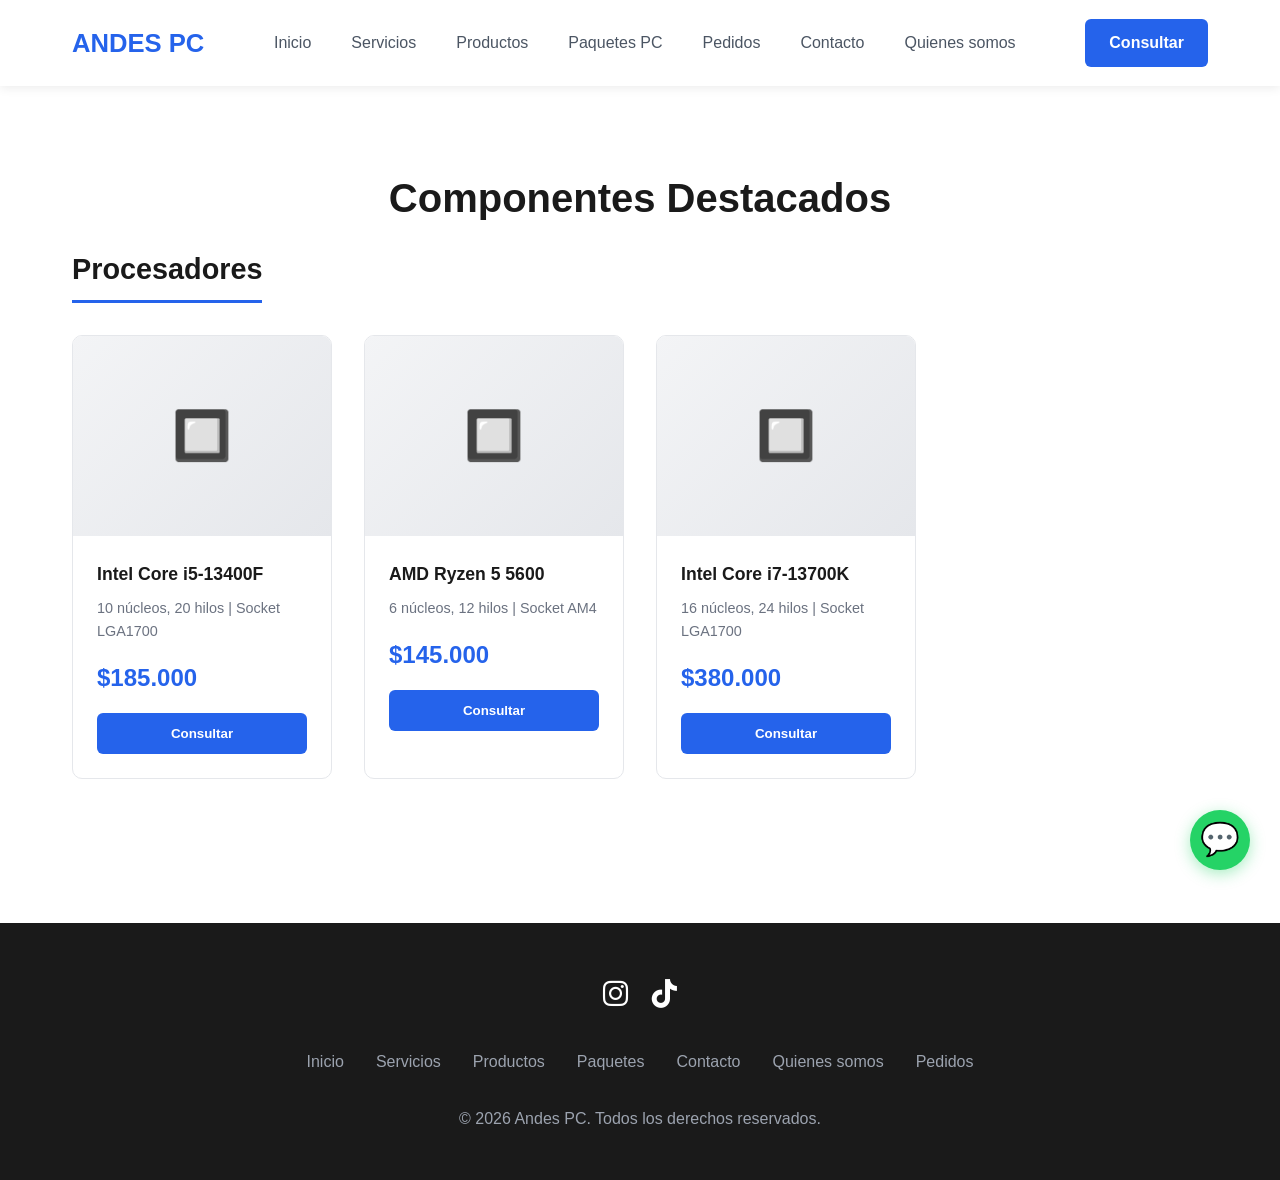
<file: procesadores.html>
<!DOCTYPE html>
<html lang="en">
<head>
    <meta charset="UTF-8">
    <meta name="viewport" content="width=device-width, initial-scale=1.0">
    <title>Andes PC | Componentes y Armado de PC en Mendoza</title>
    <link rel="stylesheet" href="https://cdnjs.cloudflare.com/ajax/libs/font-awesome/6.5.1/css/all.min.css">
    <link rel="stylesheet" href="styles.css">
</head>
<body>
    
</body>
    <header>
        <nav>
            <a href="index.html" class="logo">ANDES PC</a>
            <ul class="nav-links">
                <li><a href="index.html">Inicio</a></li>
                <li><a href="servicios.html">Servicios</a></li>
                <li><a href="productos.html">Productos</a></li>
                <li><a href="paquetes.html">Paquetes PC</a></li>
                <li><a href="pedidos.html">Pedidos</a></li>
                <li><a href="contacto.html">Contacto</a></li>
                <li><a href="somo.html">Quienes somos</a></li>
            </ul>
            <a href="https://wa.me/5492612773162" class="cta-button">Consultar</a>
        </nav>
    </header>

    <section id="productos">
        <h2 class="section-title">Componentes Destacados</h2>
        
        <div class="products-category">
            <h3 class="category-title">Procesadores</h3>
            <div class="products-grid">
                <div class="product-card">
                    <div class="product-image">🔲</div>
                    <div class="product-info">
                        <div class="product-name">Intel Core i5-13400F</div>
                        <div class="product-specs">10 núcleos, 20 hilos | Socket LGA1700</div>
                        <div class="product-price">$185.000</div>
                        <button class="product-contact" onclick="contactWhatsApp('Intel Core i5-13400F')">Consultar</button>
                    </div>
                </div>
                <div class="product-card">
                    <div class="product-image">🔲</div>
                    <div class="product-info">
                        <div class="product-name">AMD Ryzen 5 5600</div>
                        <div class="product-specs">6 núcleos, 12 hilos | Socket AM4</div>
                        <div class="product-price">$145.000</div>
                        <button class="product-contact" onclick="contactWhatsApp('AMD Ryzen 5 5600')">Consultar</button>
                    </div>
                </div>
                
                <div class="product-card">
                    <div class="product-image">🔲</div>
                    <div class="product-info">
                        <div class="product-name">Intel Core i7-13700K</div>
                        <div class="product-specs">16 núcleos, 24 hilos | Socket LGA1700</div>
                        <div class="product-price">$380.000</div>
                        <button class="product-contact" onclick="contactWhatsApp('Intel Core i7-13700K')">Consultar</button>
                    </div>
                </div>
            </div>
        </div>
    </section>

    <footer>
        <div class="footer-content">
            <div class="social-links">
                <a href="https://instagram.com/tunombre" target="_blank" title="Instagram">
                    <i class="fa-brands fa-instagram"></i>
                </a>
                <a href="https://tiktok.com/@tunombre" target="_blank" title="TikTok">
                    <i class="fa-brands fa-tiktok"></i>
                </a>
            </div>
            <div class="footer-links">
                <a href="index.html">Inicio</a>
                <a href="servicios.html">Servicios</a>
                <a href="productos.html">Productos</a>
                <a href="paquetes.html">Paquetes</a>
                <a href="contacto.html">Contacto</a>
                <a href="somo.html">Quienes somos</a>
                <a href="pedidos.html">Pedidos</a>
            </div>
            <p style="color: #9ca3af; margin-top: 2rem;">&copy; 2026 Andes PC. Todos los derechos reservados.</p>
        </div>
    </footer>


    <a href="https://wa.me/5492612773162?text=Hola,%20quiero%20consultar%20sobre..." class="whatsapp-float">💬</a>
</html>
</file>
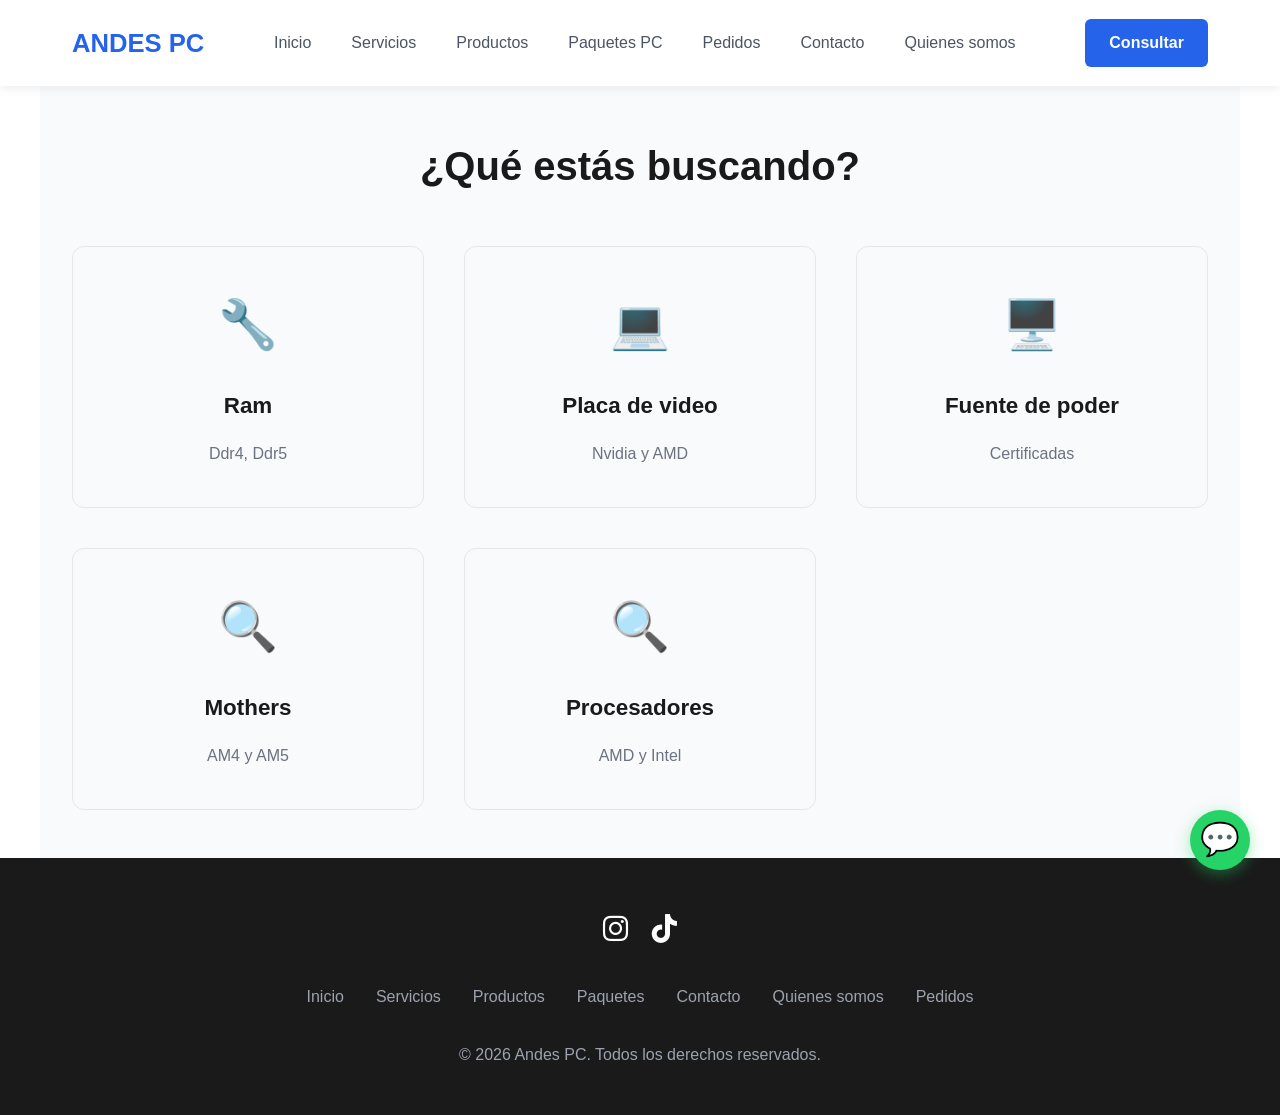
<file: productos.html>
<!DOCTYPE html>
<html lang="en">
<head>
    <meta charset="UTF-8">
    <meta name="viewport" content="width=device-width, initial-scale=1.0">
    <title>Andes PC | Componentes y Armado de PC en Mendoza</title>
    <link rel="stylesheet" href="https://cdnjs.cloudflare.com/ajax/libs/font-awesome/6.5.1/css/all.min.css">
    <link rel="stylesheet" href="styles.css">
</head>
<body>

    <header>
        <nav>
            <a href="index.html" class="logo">ANDES PC</a>
            <ul class="nav-links">
                <li><a href="index.html">Inicio</a></li>
                <li><a href="servicios.html">Servicios</a></li>
                <li><a href="productos.html">Productos</a></li>
                <li><a href="paquetes.html">Paquetes PC</a></li>
                <li><a href="pedidos.html">Pedidos</a></li>
                <li><a href="contacto.html">Contacto</a></li>
                <li><a href="somo.html">Quienes somos</a></li>
            </ul>
            <a href="https://wa.me/5492612773162" class="cta-button">Consultar</a>
        </nav>
    </header>


    <section style="padding: 3rem 2rem; background: #f9fafb;">
        <div style="max-width: 1200px; margin: 0 auto;">
            <h2 class="section-title" style="margin-bottom: 3rem;">¿Qué estás buscando?</h2>
            <div class="services-grid">
                <a href="ram.html" style="text-decoration: none;">
                    <div class="service-card">
                        <div class="service-icon">🔧</div>
                        <h3>Ram</h3>
                        <p>Ddr4, Ddr5</p>
                    </div>
                </a>
                
                <a href="gpu.html" style="text-decoration: none;">
                    <div class="service-card">
                        <div class="service-icon">💻</div>
                        <h3>Placa de video</h3>
                        <p>Nvidia y AMD</p>
                    </div>
                </a>
                
                <a href="fuente.html" style="text-decoration: none;">
                    <div class="service-card">
                        <div class="service-icon">🖥️</div>
                        <h3>Fuente de poder</h3>
                        <p>Certificadas</p>
                    </div>
                </a>
                
                <a href="base.html" style="text-decoration: none;">
                    <div class="service-card">
                        <div class="service-icon">🔍</div>
                        <h3>Mothers</h3>
                        <p>AM4 y AM5</p>
                    </div>
                </a>

                <a href="procesadores.html" style="text-decoration: none;">
                    <div class="service-card">
                        <div class="service-icon">🔍</div>
                        <h3>Procesadores</h3>
                        <p>AMD y Intel</p>
                    </div>
                </a>
            </div>
        </div>
    </section>



    <footer>
        <div class="footer-content">
            <div class="social-links">
                <a href="https://instagram.com/tunombre" target="_blank" title="Instagram">
                    <i class="fa-brands fa-instagram"></i>
                </a>
                <a href="https://tiktok.com/@tunombre" target="_blank" title="TikTok">
                    <i class="fa-brands fa-tiktok"></i>
                </a>
            </div>
            <div class="footer-links">
                <a href="index.html">Inicio</a>
                <a href="servicios.html">Servicios</a>
                <a href="productos.html">Productos</a>
                <a href="paquetes.html">Paquetes</a>
                <a href="contacto.html">Contacto</a>
                <a href="somo.html">Quienes somos</a>
                <a href="pedidos.html">Pedidos</a>
            </div>
            <p style="color: #9ca3af; margin-top: 2rem;">&copy; 2026 Andes PC. Todos los derechos reservados.</p>
        </div>
    </footer>



    <a href="https://wa.me/5492612773162?text=Hola,%20quiero%20consultar%20sobre..." class="whatsapp-float">💬</a>
</body>
</html>
</file>
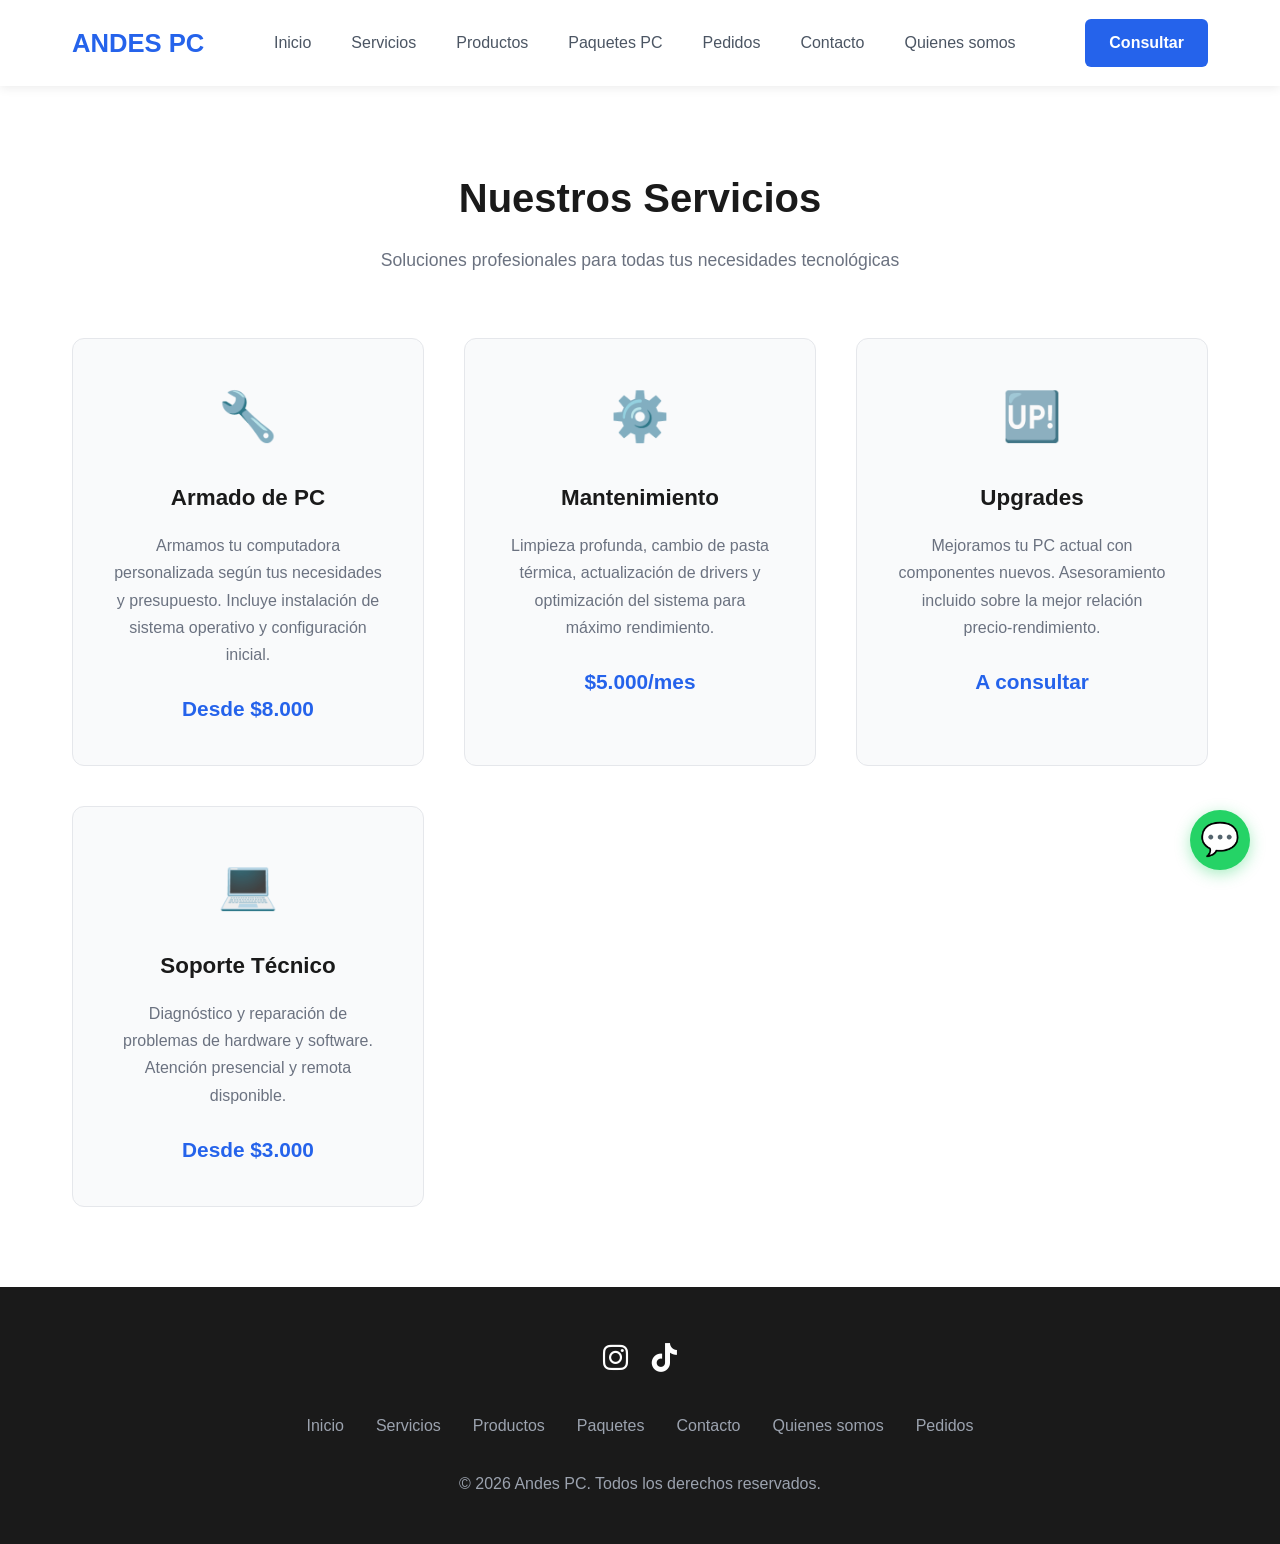
<file: servicios.html>
<!DOCTYPE html>
<html lang="es">
<head>
    <meta charset="UTF-8">
    <meta name="viewport" content="width=device-width, initial-scale=1.0">
    <title>Servicios | Andes PC</title>
    <link rel="stylesheet" href="https://cdnjs.cloudflare.com/ajax/libs/font-awesome/6.5.1/css/all.min.css">
    <link rel="stylesheet" href="styles.css">
</head>
<body>
    <!-- Header -->
    <header>
        <nav>
            <a href="index.html" class="logo">ANDES PC</a>
            <ul class="nav-links">
                <li><a href="index.html">Inicio</a></li>
                <li><a href="servicios.html">Servicios</a></li>
                <li><a href="productos.html">Productos</a></li>
                <li><a href="paquetes.html">Paquetes PC</a></li>
                <li><a href="pedidos.html">Pedidos</a></li>
                <li><a href="contacto.html">Contacto</a></li>
                <li><a href="somo.html">Quienes somos</a></li>
            </ul>
            <a href="https://wa.me/5492612773162" class="cta-button">Consultar</a>
        </nav>
    </header>
    <!-- Services -->
    <section id="servicios">
        <h2 class="section-title">Nuestros Servicios</h2>
        <p class="section-subtitle">Soluciones profesionales para todas tus necesidades tecnológicas</p>
        
        <div class="services-grid">
            <div class="service-card">
                <div class="service-icon">🔧</div>
                <h3>Armado de PC</h3>
                <p>Armamos tu computadora personalizada según tus necesidades y presupuesto. Incluye instalación de sistema operativo y configuración inicial.</p>
                <div class="service-price">Desde $8.000</div>
            </div>
            
            <div class="service-card">
                <div class="service-icon">⚙️</div>
                <h3>Mantenimiento</h3>
                <p>Limpieza profunda, cambio de pasta térmica, actualización de drivers y optimización del sistema para máximo rendimiento.</p>
                <div class="service-price">$5.000/mes</div>
            </div>
            
            <div class="service-card">
                <div class="service-icon">🆙</div>
                <h3>Upgrades</h3>
                <p>Mejoramos tu PC actual con componentes nuevos. Asesoramiento incluido sobre la mejor relación precio-rendimiento.</p>
                <div class="service-price">A consultar</div>
            </div>
            
            <div class="service-card">
                <div class="service-icon">💻</div>
                <h3>Soporte Técnico</h3>
                <p>Diagnóstico y reparación de problemas de hardware y software. Atención presencial y remota disponible.</p>
                <div class="service-price">Desde $3.000</div>
            </div>
        </div>
    </section>

    <!-- Footer -->
    <footer>
        <div class="footer-content">
            <div class="social-links">
                <a href="https://instagram.com/tunombre" target="_blank" title="Instagram">
                    <i class="fa-brands fa-instagram"></i>
                </a>
                <a href="https://tiktok.com/@tunombre" target="_blank" title="TikTok">
                    <i class="fa-brands fa-tiktok"></i>
                </a>
            </div>
            <div class="footer-links">
                <a href="index.html">Inicio</a>
                <a href="servicios.html">Servicios</a>
                <a href="productos.html">Productos</a>
                <a href="paquetes.html">Paquetes</a>
                <a href="contacto.html">Contacto</a>
                <a href="somo.html">Quienes somos</a>
                <a href="pedidos.html">Pedidos</a>
            </div>
            <p style="color: #9ca3af; margin-top: 2rem;">&copy; 2026 Andes PC. Todos los derechos reservados.</p>
        </div>
    </footer>

    <!-- WhatsApp Float Button -->
    <a href="https://wa.me/5492612773162?text=Hola,%20quiero%20consultar%20sobre..." class="whatsapp-float">💬</a>

    <script src="script.js"></script>
</body>
</html>
</file>
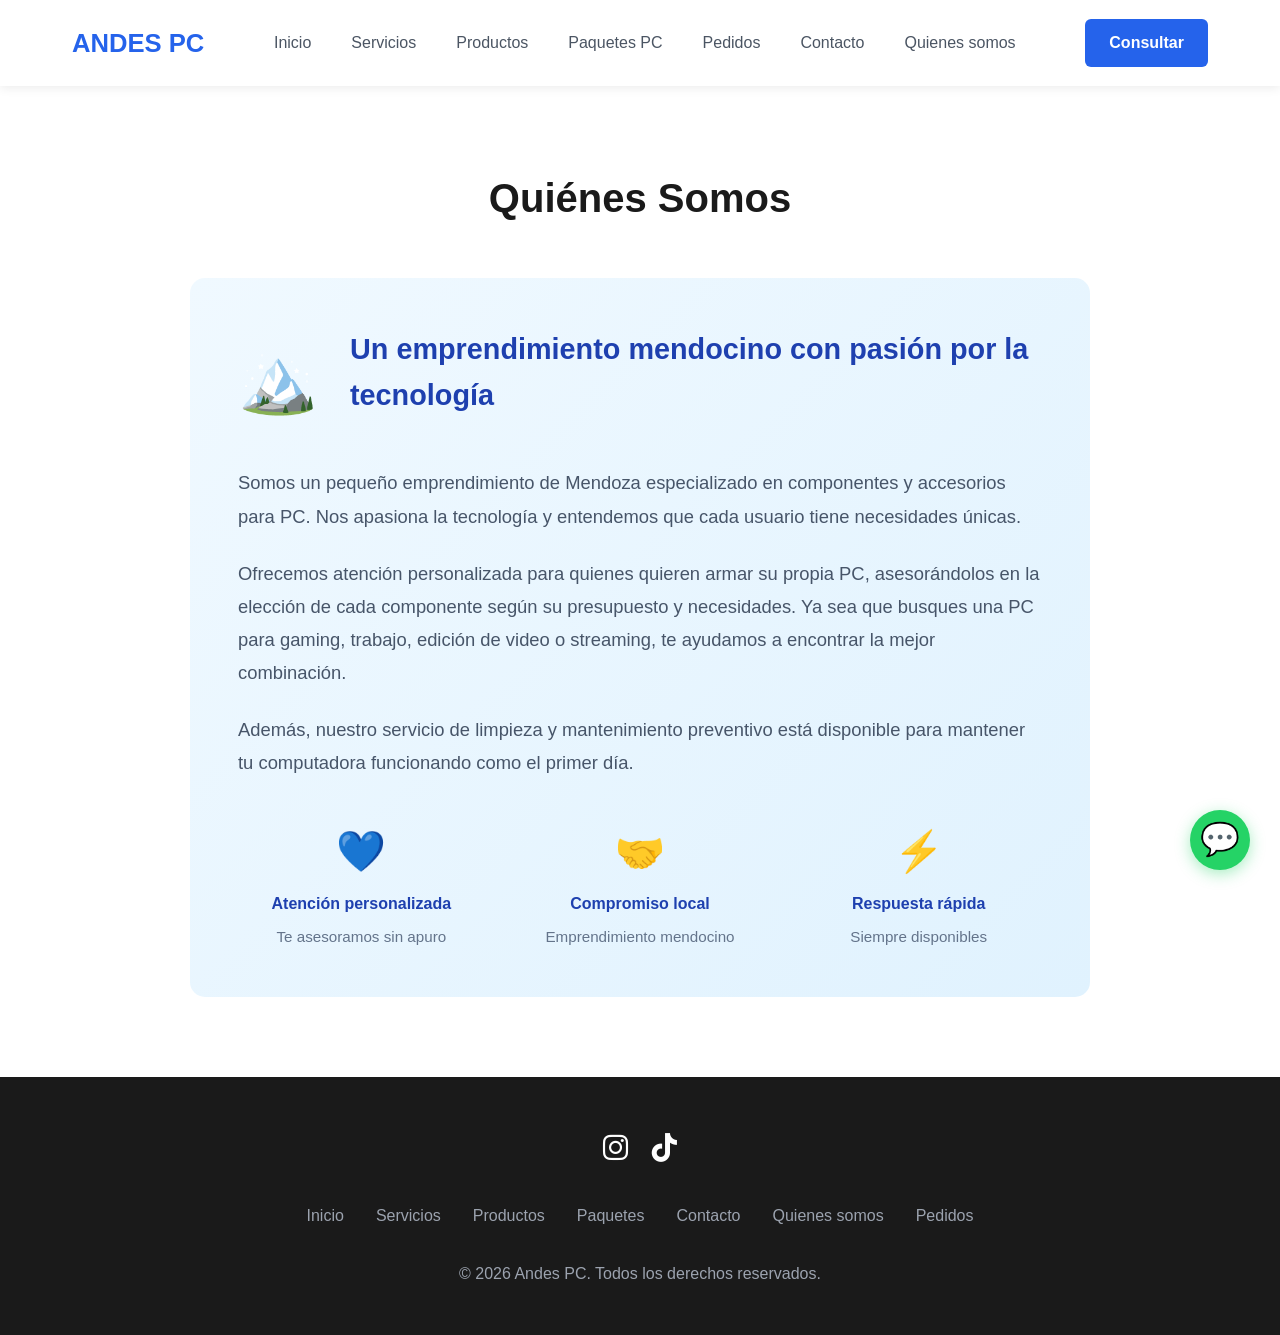
<file: somo.html>
<!DOCTYPE html>
<html lang="en">
<head>
    <meta charset="UTF-8">
    <meta name="viewport" content="width=device-width, initial-scale=1.0">
    <title>Andes PC | Componentes y Armado de PC en Mendoza</title>
    <link rel="stylesheet" href="https://cdnjs.cloudflare.com/ajax/libs/font-awesome/6.5.1/css/all.min.css">
    <link rel="stylesheet" href="styles.css">
</head>
<body>
    
</body>
    <header>
        <nav>
            <a href="index.html" class="logo">ANDES PC</a>
            <ul class="nav-links">
                <li><a href="index.html">Inicio</a></li>
                <li><a href="servicios.html">Servicios</a></li>
                <li><a href="productos.html">Productos</a></li>
                <li><a href="paquetes.html">Paquetes PC</a></li>
                <li><a href="pedidos.html">Pedidos</a></li>
                <li><a href="contacto.html">Contacto</a></li>
                <li><a href="somo.html">Quienes somos</a></li>
            </ul>
            <a href="https://wa.me/5492612773162" class="cta-button">Consultar</a>
        </nav>
    </header>

    <section style="padding: 5rem 2rem; background: white;">
        <div style="max-width: 900px; margin: 0 auto;">
            <h2 class="section-title">Quiénes Somos</h2>
            <div style="background: linear-gradient(135deg, #f0f9ff 0%, #e0f2fe 100%); padding: 3rem; border-radius: 15px; margin-top: 3rem;">
                <div style="display: flex; align-items: center; gap: 2rem; margin-bottom: 2rem;">
                    <div style="font-size: 4rem;">🏔️</div>
                    <div>
                        <h3 style="color: #1e40af; font-size: 1.8rem; margin-bottom: 1rem;">Un emprendimiento mendocino con pasión por la tecnología</h3>
                    </div>
                </div>
                
                <p style="color: #475569; font-size: 1.15rem; line-height: 1.8; margin-bottom: 1.5rem;">
                    Somos un pequeño emprendimiento de Mendoza especializado en componentes y accesorios para PC. Nos apasiona la tecnología y entendemos que cada usuario tiene necesidades únicas.
                </p>
                
                <p style="color: #475569; font-size: 1.15rem; line-height: 1.8; margin-bottom: 1.5rem;">
                    Ofrecemos atención personalizada para quienes quieren armar su propia PC, asesorándolos en la elección de cada componente según su presupuesto y necesidades. Ya sea que busques una PC para gaming, trabajo, edición de video o streaming, te ayudamos a encontrar la mejor combinación.
                </p>
                
                <p style="color: #475569; font-size: 1.15rem; line-height: 1.8; margin-bottom: 2rem;">
                    Además, nuestro servicio de limpieza y mantenimiento preventivo está disponible para mantener tu computadora funcionando como el primer día.
                </p>
                
                <div style="display: grid; grid-template-columns: repeat(auto-fit, minmax(200px, 1fr)); gap: 2rem; margin-top: 2.5rem;">
                    <div style="text-align: center;">
                        <div style="font-size: 2.5rem; margin-bottom: 0.5rem;">💙</div>
                        <h4 style="color: #1e40af; margin-bottom: 0.5rem;">Atención personalizada</h4>
                        <p style="color: #64748b; font-size: 0.95rem;">Te asesoramos sin apuro</p>
                    </div>
                    <div style="text-align: center;">
                        <div style="font-size: 2.5rem; margin-bottom: 0.5rem;">🤝</div>
                        <h4 style="color: #1e40af; margin-bottom: 0.5rem;">Compromiso local</h4>
                        <p style="color: #64748b; font-size: 0.95rem;">Emprendimiento mendocino</p>
                    </div>
                    <div style="text-align: center;">
                        <div style="font-size: 2.5rem; margin-bottom: 0.5rem;">⚡</div>
                        <h4 style="color: #1e40af; margin-bottom: 0.5rem;">Respuesta rápida</h4>
                        <p style="color: #64748b; font-size: 0.95rem;">Siempre disponibles</p>
                    </div>
                </div>
            </div>
        </div>
    </section>




    <footer>
        <div class="footer-content">
            <div class="social-links">
                <a href="https://instagram.com/tunombre" target="_blank" title="Instagram">
                    <i class="fa-brands fa-instagram"></i>
                </a>
                <a href="https://tiktok.com/@tunombre" target="_blank" title="TikTok">
                    <i class="fa-brands fa-tiktok"></i>
                </a>
            </div>
            <div class="footer-links">
                <a href="index.html">Inicio</a>
                <a href="servicios.html">Servicios</a>
                <a href="productos.html">Productos</a>
                <a href="paquetes.html">Paquetes</a>
                <a href="contacto.html">Contacto</a>
                <a href="somo.html">Quienes somos</a>
                <a href="pedidos.html">Pedidos</a>
            </div>
            <p style="color: #9ca3af; margin-top: 2rem;">&copy; 2026 Andes PC. Todos los derechos reservados.</p>
        </div>
    </footer>




    <a href="https://wa.me/5492612773162?text=Hola,%20quiero%20consultar%20sobre..." class="whatsapp-float">💬</a>

</html>
</file>
<file: styles.css>
* {
    margin: 0;
    padding: 0;
    box-sizing: border-box;
}

body {
    font-family: 'Inter', -apple-system, BlinkMacSystemFont, 'Segoe UI', sans-serif;
    line-height: 1.6;
    color: #1a1a1a;
    background: #ffffff;
}

/* Header */
header {
    background: #ffffff;
    box-shadow: 0 2px 10px rgba(0,0,0,0.08);
    position: sticky;
    top: 0;
    z-index: 1000;
}

nav {
    max-width: 1200px;
    margin: 0 auto;
    padding: 1.2rem 2rem;
    display: flex;
    justify-content: space-between;
    align-items: center;
}

.logo {
    font-size: 1.6rem;
    font-weight: 700;
    color: #2563eb;
    text-decoration: none;
}

.nav-links {
    display: flex;
    gap: 2.5rem;
    list-style: none;
}

.nav-links a {
    color: #4b5563;
    text-decoration: none;
    font-weight: 500;
    transition: color 0.3s;
}

.nav-links a:hover {
    color: #2563eb;
}

.cta-button {
    background: #2563eb;
    color: white;
    padding: 0.7rem 1.5rem;
    border-radius: 6px;
    text-decoration: none;
    font-weight: 600;
    transition: background 0.3s;
}

.cta-button:hover {
    background: #1d4ed8;
}

/* Hero Section */
.hero {
    background: linear-gradient(135deg, #1e3a8a 0%, #2563eb 100%);
    color: white;
    padding: 5rem 2rem;
    text-align: center;
}

.hero-content {
    max-width: 800px;
    margin: 0 auto;
}

.hero h1 {
    font-size: 3rem;
    margin-bottom: 1.5rem;
    font-weight: 700;
}

.hero p {
    font-size: 1.3rem;
    margin-bottom: 2.5rem;
    opacity: 0.95;
}

.hero-buttons {
    display: flex;
    gap: 1.5rem;
    justify-content: center;
    flex-wrap: wrap;
}

.btn-primary {
    background: white;
    color: #2563eb;
    padding: 1rem 2.5rem;
    border-radius: 8px;
    text-decoration: none;
    font-weight: 600;
    font-size: 1.1rem;
    transition: transform 0.3s, box-shadow 0.3s;
    display: inline-block;
}

.btn-primary:hover {
    transform: translateY(-2px);
    box-shadow: 0 8px 20px rgba(0,0,0,0.15);
}

.btn-secondary {
    background: transparent;
    color: white;
    border: 2px solid white;
    padding: 1rem 2.5rem;
    border-radius: 8px;
    text-decoration: none;
    font-weight: 600;
    font-size: 1.1rem;
    transition: background 0.3s;
    display: inline-block;
}

.btn-secondary:hover {
    background: rgba(255,255,255,0.1);
}

/* Sections */
section {
    max-width: 1200px;
    margin: 0 auto;
    padding: 5rem 2rem;
}

.section-title {
    font-size: 2.5rem;
    text-align: center;
    margin-bottom: 1rem;
    color: #1a1a1a;
    font-weight: 700;
}

.section-subtitle {
    text-align: center;
    color: #6b7280;
    font-size: 1.1rem;
    margin-bottom: 4rem;
    max-width: 600px;
    margin-left: auto;
    margin-right: auto;
}

/* Services Grid */
.services-grid {
    display: grid;
    grid-template-columns: repeat(auto-fit, minmax(280px, 1fr));
    gap: 2.5rem;
    margin-top: 3rem;
}

.service-card {
    background: #f9fafb;
    padding: 2.5rem;
    border-radius: 12px;
    text-align: center;
    transition: transform 0.3s, box-shadow 0.3s;
    border: 1px solid #e5e7eb;
}

.service-card:hover {
    transform: translateY(-5px);
    box-shadow: 0 10px 30px rgba(0,0,0,0.1);
}

.service-icon {
    font-size: 3rem;
    margin-bottom: 1.5rem;
}

.service-card h3 {
    font-size: 1.4rem;
    margin-bottom: 1rem;
    color: #1a1a1a;
}

.service-card p {
    color: #6b7280;
    line-height: 1.7;
}

.service-price {
    margin-top: 1.5rem;
    font-size: 1.3rem;
    font-weight: 700;
    color: #2563eb;
}

/* Products */
.products-category {
    margin-bottom: 4rem;
}

.category-title {
    font-size: 1.8rem;
    margin-bottom: 2rem;
    color: #1a1a1a;
    border-bottom: 3px solid #2563eb;
    padding-bottom: 0.5rem;
    display: inline-block;
}

.products-grid {
    display: grid;
    grid-template-columns: repeat(auto-fill, minmax(250px, 1fr));
    gap: 2rem;
}

.product-card {
    background: white;
    border: 1px solid #e5e7eb;
    border-radius: 10px;
    overflow: hidden;
    transition: transform 0.3s, box-shadow 0.3s;
}

.product-card:hover {
    transform: translateY(-3px);
    box-shadow: 0 8px 25px rgba(0,0,0,0.1);
}

.product-image {
    width: 100%;
    height: 200px;
    background: linear-gradient(135deg, #f3f4f6 0%, #e5e7eb 100%);
    display: flex;
    align-items: center;
    justify-content: center;
    font-size: 3rem;
    color: #9ca3af;
}

.product-info {
    padding: 1.5rem;
}

.product-name {
    font-size: 1.1rem;
    font-weight: 600;
    margin-bottom: 0.5rem;
    color: #1a1a1a;
}

.product-specs {
    font-size: 0.9rem;
    color: #6b7280;
    margin-bottom: 1rem;
}

.product-price {
    font-size: 1.5rem;
    font-weight: 700;
    color: #2563eb;
    margin-bottom: 1rem;
}

.product-contact {
    width: 100%;
    background: #2563eb;
    color: white;
    border: none;
    padding: 0.8rem;
    border-radius: 6px;
    font-weight: 600;
    cursor: pointer;
    transition: background 0.3s;
}

.product-contact:hover {
    background: #1d4ed8;
}

/* Packages */
.packages-grid {
    display: grid;
    grid-template-columns: repeat(auto-fit, minmax(320px, 1fr));
    gap: 2.5rem;
    margin-top: 3rem;
}

.package-card {
    background: white;
    border: 2px solid #e5e7eb;
    border-radius: 12px;
    padding: 2.5rem;
    text-align: center;
    transition: transform 0.3s, border-color 0.3s;
}

.package-card:hover {
    transform: translateY(-5px);
    border-color: #2563eb;
}

.package-card.featured {
    border-color: #2563eb;
    background: linear-gradient(135deg, #eff6ff 0%, #dbeafe 100%);
}

.package-tag {
    background: #2563eb;
    color: white;
    padding: 0.4rem 1rem;
    border-radius: 20px;
    font-size: 0.9rem;
    font-weight: 600;
    display: inline-block;
    margin-bottom: 1rem;
}

.package-name {
    font-size: 1.8rem;
    margin-bottom: 1rem;
    color: #1a1a1a;
    font-weight: 700;
}

.package-price {
    font-size: 2.5rem;
    font-weight: 700;
    color: #2563eb;
    margin-bottom: 2rem;
}

.package-specs {
    text-align: left;
    margin-bottom: 2rem;
}

.package-specs li {
    padding: 0.8rem 0;
    border-bottom: 1px solid #e5e7eb;
    color: #4b5563;
}

.package-specs li:last-child {
    border-bottom: none;
}

/* Contact Section */
.contact-grid {
    display: grid;
    grid-template-columns: repeat(auto-fit, minmax(300px, 1fr));
    gap: 3rem;
    margin-top: 3rem;
}

.contact-method {
    background: #f9fafb;
    padding: 2.5rem;
    border-radius: 12px;
    text-align: center;
    border: 1px solid #e5e7eb;
}

.contact-icon {
    font-size: 3.5rem;
    margin-bottom: 1.5rem;
}

.contact-method h3 {
    font-size: 1.4rem;
    margin-bottom: 1rem;
    color: #1a1a1a;
}

.contact-method p {
    color: #6b7280;
    margin-bottom: 1.5rem;
}

.contact-link {
    display: inline-block;
    background: #25D366;
    color: white;
    padding: 1rem 2rem;
    border-radius: 8px;
    text-decoration: none;
    font-weight: 600;
    transition: background 0.3s;
}

.contact-link:hover {
    background: #20BA5A;
}

/* Footer */
footer {
    background: #1a1a1a;
    color: white;
    padding: 3rem 2rem;
    text-align: center;
}

.footer-content {
    max-width: 1200px;
    margin: 0 auto;
}

.footer-links {
    display: flex;
    justify-content: center;
    gap: 2rem;
    margin-bottom: 2rem;
    flex-wrap: wrap;
}

.footer-links a {
    color: #9ca3af;
    text-decoration: none;
    transition: color 0.3s;
}

.footer-links a:hover {
    color: white;
}

.social-links {
    display: flex;
    justify-content: center;
    gap: 1.5rem;
    margin-bottom: 2rem;
}

.social-links a {
    color: white;
    font-size: 1.8rem;
    transition: transform 0.3s;
    text-decoration: none;
}

.social-links a:hover {
    transform: scale(1.2);
}

/* WhatsApp Float Button */
.whatsapp-float {
    position: fixed;
    bottom: 30px;
    right: 30px;
    background: #25D366;
    color: white;
    width: 60px;
    height: 60px;
    border-radius: 50%;
    display: flex;
    align-items: center;
    justify-content: center;
    font-size: 2rem;
    box-shadow: 0 4px 15px rgba(37, 211, 102, 0.4);
    cursor: pointer;
    transition: transform 0.3s;
    z-index: 1000;
    text-decoration: none;
}

.whatsapp-float:hover {
    transform: scale(1.1);
}

/* Custom Request Section */
.custom-request-container {
    display: grid;
    grid-template-columns: repeat(auto-fit, minmax(400px, 1fr));
    gap: 3rem;
    margin-top: 3rem;
}

.custom-request-card {
    background: white;
    padding: 2.5rem;
    border-radius: 12px;
    border: 1px solid #e5e7eb;
}

.custom-icon {
    font-size: 4rem;
    margin-bottom: 1.5rem;
}

.custom-request-card h3 {
    font-size: 1.8rem;
    margin-bottom: 1rem;
    color: #1a1a1a;
}

.custom-request-card p {
    color: #6b7280;
    line-height: 1.8;
    margin-bottom: 2rem;
}

.custom-features {
    list-style: none;
    padding: 0;
}

.custom-features li {
    padding: 0.8rem 0;
    color: #4b5563;
    display: flex;
    align-items: center;
    gap: 0.8rem;
}

.custom-features i {
    color: #2563eb;
    font-size: 1.1rem;
}

.custom-request-form-card {
    background: white;
    padding: 2.5rem;
    border-radius: 12px;
    border: 1px solid #e5e7eb;
}

.custom-request-form-card h3 {
    font-size: 1.8rem;
    margin-bottom: 1.5rem;
    color: #1a1a1a;
}

.custom-form {
    display: flex;
    flex-direction: column;
    gap: 1.5rem;
}

.form-group {
    display: flex;
    flex-direction: column;
    gap: 0.5rem;
}

.form-group label {
    font-weight: 600;
    color: #374151;
    font-size: 0.95rem;
}

.form-group input,
.form-group textarea {
    padding: 0.9rem;
    border: 1px solid #d1d5db;
    border-radius: 8px;
    font-size: 1rem;
    font-family: inherit;
    transition: border-color 0.3s;
}

.form-group input:focus,
.form-group textarea:focus {
    outline: none;
    border-color: #2563eb;
}

.form-group textarea {
    resize: vertical;
}

.submit-button {
    background: #25D366;
    color: white;
    border: none;
    padding: 1rem 2rem;
    border-radius: 8px;
    font-weight: 600;
    font-size: 1.1rem;
    cursor: pointer;
    transition: background 0.3s;
    display: flex;
    align-items: center;
    justify-content: center;
    gap: 0.8rem;
}

.submit-button:hover {
    background: #20BA5A;
}

.form-note {
    text-align: center;
    color: #6b7280;
    font-size: 0.9rem;
    margin-top: 1rem;
}

/* Responsive */
@media (max-width: 768px) {
    .nav-links {
        display: none;
    }
    
    .hero h1 {
        font-size: 2rem;
    }
    
    .hero p {
        font-size: 1.1rem;
    }
    
    .section-title {
        font-size: 2rem;
    }
    
    .hero-buttons {
        flex-direction: column;
        align-items: center;
    }
    
    .custom-request-container {
        grid-template-columns: 1fr;
    }
}
</file>
